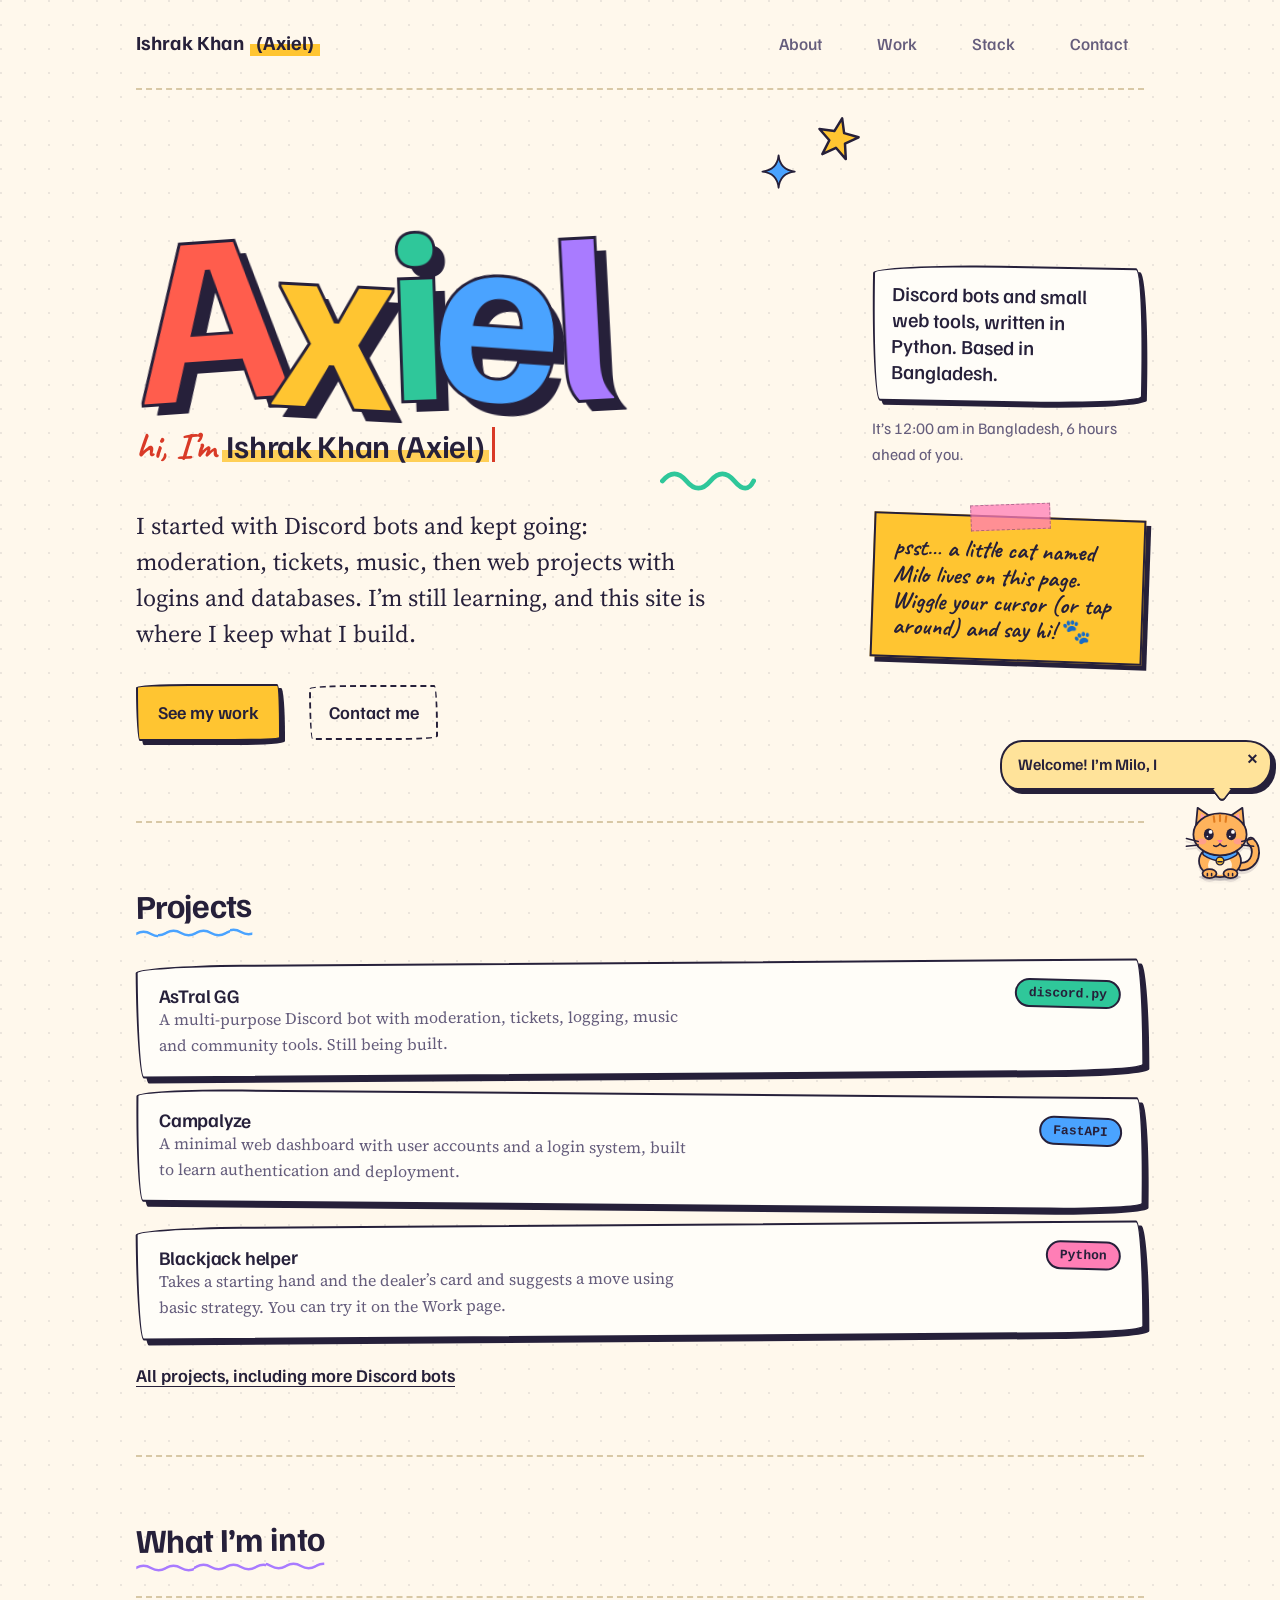
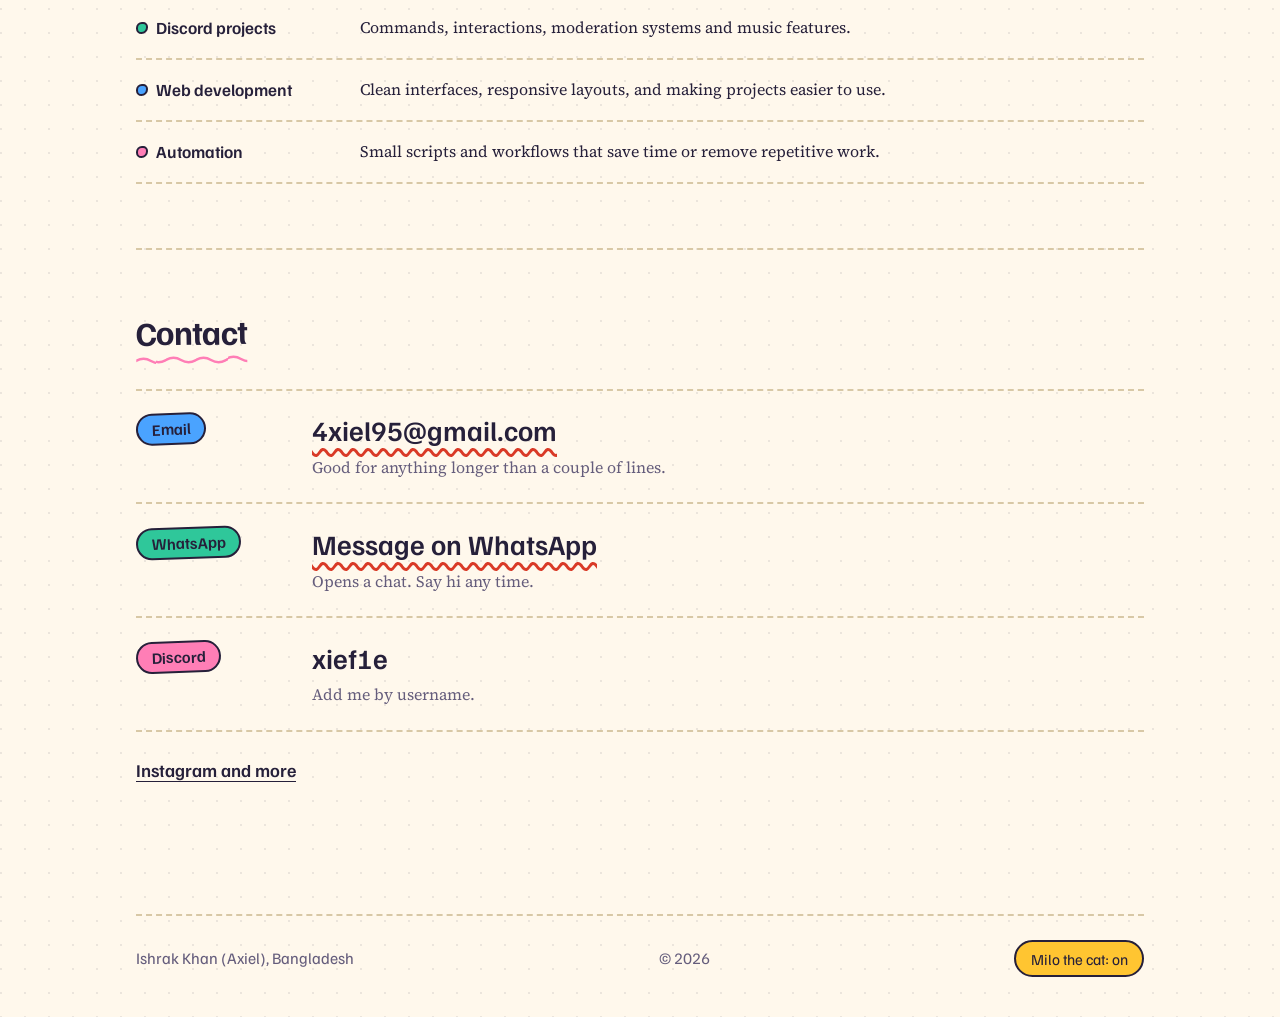
<file: index.html>
<!doctype html>
<html lang="en">
<head>
<meta charset="utf-8">
<meta name="viewport" content="width=device-width, initial-scale=1">
<title>Ishrak Khan (Axiel) | Discord bots and web tools in Python</title>
<meta name="description" content="Ishrak Khan (Axiel) builds Discord bots and small web tools in Python. Projects include AsTral GG, Campalyze and a blackjack helper. Based in Bangladesh.">
<meta name="color-scheme" content="light dark">
<meta name="theme-color" content="#fff8ec" media="(prefers-color-scheme: light)">
<meta name="theme-color" content="#1a1626" media="(prefers-color-scheme: dark)">
<meta name="referrer" content="strict-origin-when-cross-origin">
<meta property="og:type" content="website">
<meta property="og:title" content="Ishrak Khan (Axiel) | Discord bots and web tools in Python">
<meta property="og:description" content="Ishrak Khan (Axiel) builds Discord bots and small web tools in Python. Projects include AsTral GG, Campalyze and a blackjack helper. Based in Bangladesh.">
<link rel="icon" href="favicon.svg" type="image/svg+xml">
<link rel="preconnect" href="https://fonts.googleapis.com">
<link rel="preconnect" href="https://fonts.gstatic.com" crossorigin>
<link href="https://fonts.googleapis.com/css2?family=Familjen+Grotesk:wght@500;600;700&family=Source+Serif+4:ital,opsz,wght@0,8..60,400;0,8..60,600;1,8..60,400&family=Caveat:wght@600;700&display=swap" rel="stylesheet">
<link rel="stylesheet" href="style.css">
<link rel="stylesheet" href="milo.css">
</head>
<body class="p-home">
<a class="skip" href="#main">Skip to content</a>
<div class="wrap">
<header class="site-head">
  <a class="wordmark" href="index.html">Ishrak Khan <span class="alias">(Axiel)</span></a>
  <nav aria-label="Main">
    <ul>
      <li><a href="about.html">About</a></li>
      <li><a href="work.html">Work</a></li>
      <li><a href="stack.html">Stack</a></li>
      <li><a href="contact.html">Contact</a></li>
    </ul>
  </nav>
</header>
<main id="main">
<section class="hero">
  <svg class="doodle d-star" viewBox="0 0 48 48" aria-hidden="true" focusable="false"><path d="M24 4 L29 18 L44 19 L32 28 L36 43 L24 34 L12 43 L16 28 L4 19 L19 18 Z"/></svg>
  <svg class="doodle d-heart" viewBox="0 0 48 48" aria-hidden="true" focusable="false"><path d="M24 42 C6 28 4 14 14 9 C19 7 23 10 24 14 C25 10 29 7 34 9 C44 14 42 28 24 42 Z"/></svg>
  <svg class="doodle d-spark" viewBox="0 0 48 48" aria-hidden="true" focusable="false"><path d="M24 2 Q26 22 46 24 Q26 26 24 46 Q22 26 2 24 Q22 22 24 2 Z"/></svg>
  <svg class="doodle d-wave" viewBox="0 0 80 24" aria-hidden="true" focusable="false"><path d="M2 12 Q12 0 22 12 T42 12 T62 12 T78 12"/></svg>
  <div class="hero-main">
    <h1 aria-label="Axiel"><span class="l l1">A</span><span class="l l2">x</span><span class="l l3">i</span><span class="l l4">e</span><span class="l l5">l</span></h1>
    <p class="by"><span class="hand">hi, I&rsquo;m</span> <span class="typed" data-typed="Ishrak Khan (Axiel)|a Discord bot builder|a Python tinkerer|a late-night debugger|a web tinkerer">Ishrak Khan (Axiel)</span><span class="caret" aria-hidden="true"></span></p>
  </div>
  <div class="hero-side">
    <p class="role">Discord bots and small web tools, written in Python. Based in Bangladesh.</p>
    <p class="local" data-time>Bangladesh is on GMT+6.</p>
  </div>
</section>

<section class="hero-copy">
  <p class="lede">
    I started with Discord bots and kept going: moderation, tickets, music,
    then web projects with logins and databases. I&rsquo;m still learning, and
    this site is where I keep what I build.
  </p>
  <div class="actions">
    <a class="button" href="work.html">See my work</a>
    <a href="contact.html">Contact me</a>
  </div>
  <aside class="sticky" aria-label="A note about Milo the cat">
    <p class="hand">psst&hellip; a little cat named Milo lives on this page. Wiggle your cursor (or tap around) and say hi! &#128062;</p>
  </aside>
</section>

<section class="section" data-milo="These are Ishrak&rsquo;s projects. AsTral GG is the big one!" data-milo-go="work.html|See our work">
  <h2>Projects</h2>
    <ul class="entries">
      <li class="entry">
        <div>
          <h3><a href="work.html#astral">AsTral GG</a></h3>
          <p>A multi-purpose Discord bot with moderation, tickets, logging, music and community tools. Still being built.</p>
        </div>
        <span class="tag">discord.py</span>
      </li>
      <li class="entry">
        <div>
          <h3><a href="work.html#campalyze">Campalyze</a></h3>
          <p>A minimal web dashboard with user accounts and a login system, built to learn authentication and deployment.</p>
        </div>
        <span class="tag">FastAPI</span>
      </li>
      <li class="entry">
        <div>
          <h3><a href="work.html#blackjack">Blackjack helper</a></h3>
          <p>Takes a starting hand and the dealer&rsquo;s card and suggests a move using basic strategy. You can try it on the Work page.</p>
        </div>
        <span class="tag">Python</span>
      </li>
    </ul>
  <p class="more"><a href="work.html">All projects, including more Discord bots</a></p>
</section>

<section class="section" data-milo="Discord, web and automation. That&rsquo;s the fun stuff &#10024;" data-milo-go="about.html|Read the story">
  <h2>What I&rsquo;m into</h2>
    <dl class="facts">
      <div><dt>Discord projects</dt><dd>Commands, interactions, moderation systems and music features.</dd></div>
      <div><dt>Web development</dt><dd>Clean interfaces, responsive layouts, and making projects easier to use.</dd></div>
      <div><dt>Automation</dt><dd>Small scripts and workflows that save time or remove repetitive work.</dd></div>
    </dl>
</section>

<section class="section" data-milo="Want to talk? Email is the easiest way &#128140;" data-milo-go="contact.html|More ways to say hi">
  <h2>Contact</h2>
  <dl class="contact">
      <div>
        <dt>Email</dt>
        <dd><span class="value"><a href="mailto:4xiel95@gmail.com">4xiel95@gmail.com</a></span><p class="note">Good for anything longer than a couple of lines.</p></dd>
      </div>
      <div>
        <dt>WhatsApp</dt>
        <dd><span class="value"><a href="https://wa.me/8801890422194" target="_blank" rel="noopener">Message on WhatsApp</a></span><p class="note">Opens a chat. Say hi any time.</p></dd>
      </div>
      <div>
        <dt>Discord</dt>
        <dd><span class="value">xief1e</span><p class="note">Add me by username.</p></dd>
      </div>
  </dl>
  <p class="more"><a href="contact.html">Instagram and more</a></p>
</section>
</main>
<footer class="site-foot">
  <span>Ishrak Khan (Axiel), Bangladesh</span>
  <span>&copy; <span data-year>2026</span></span>
  <button class="milo-toggle" type="button" data-milo-toggle aria-pressed="true">Milo the cat: on</button>
</footer>
</div>
<script src="site.js" defer></script>
<script src="milo.js" defer></script>
</body>
</html>
</file>
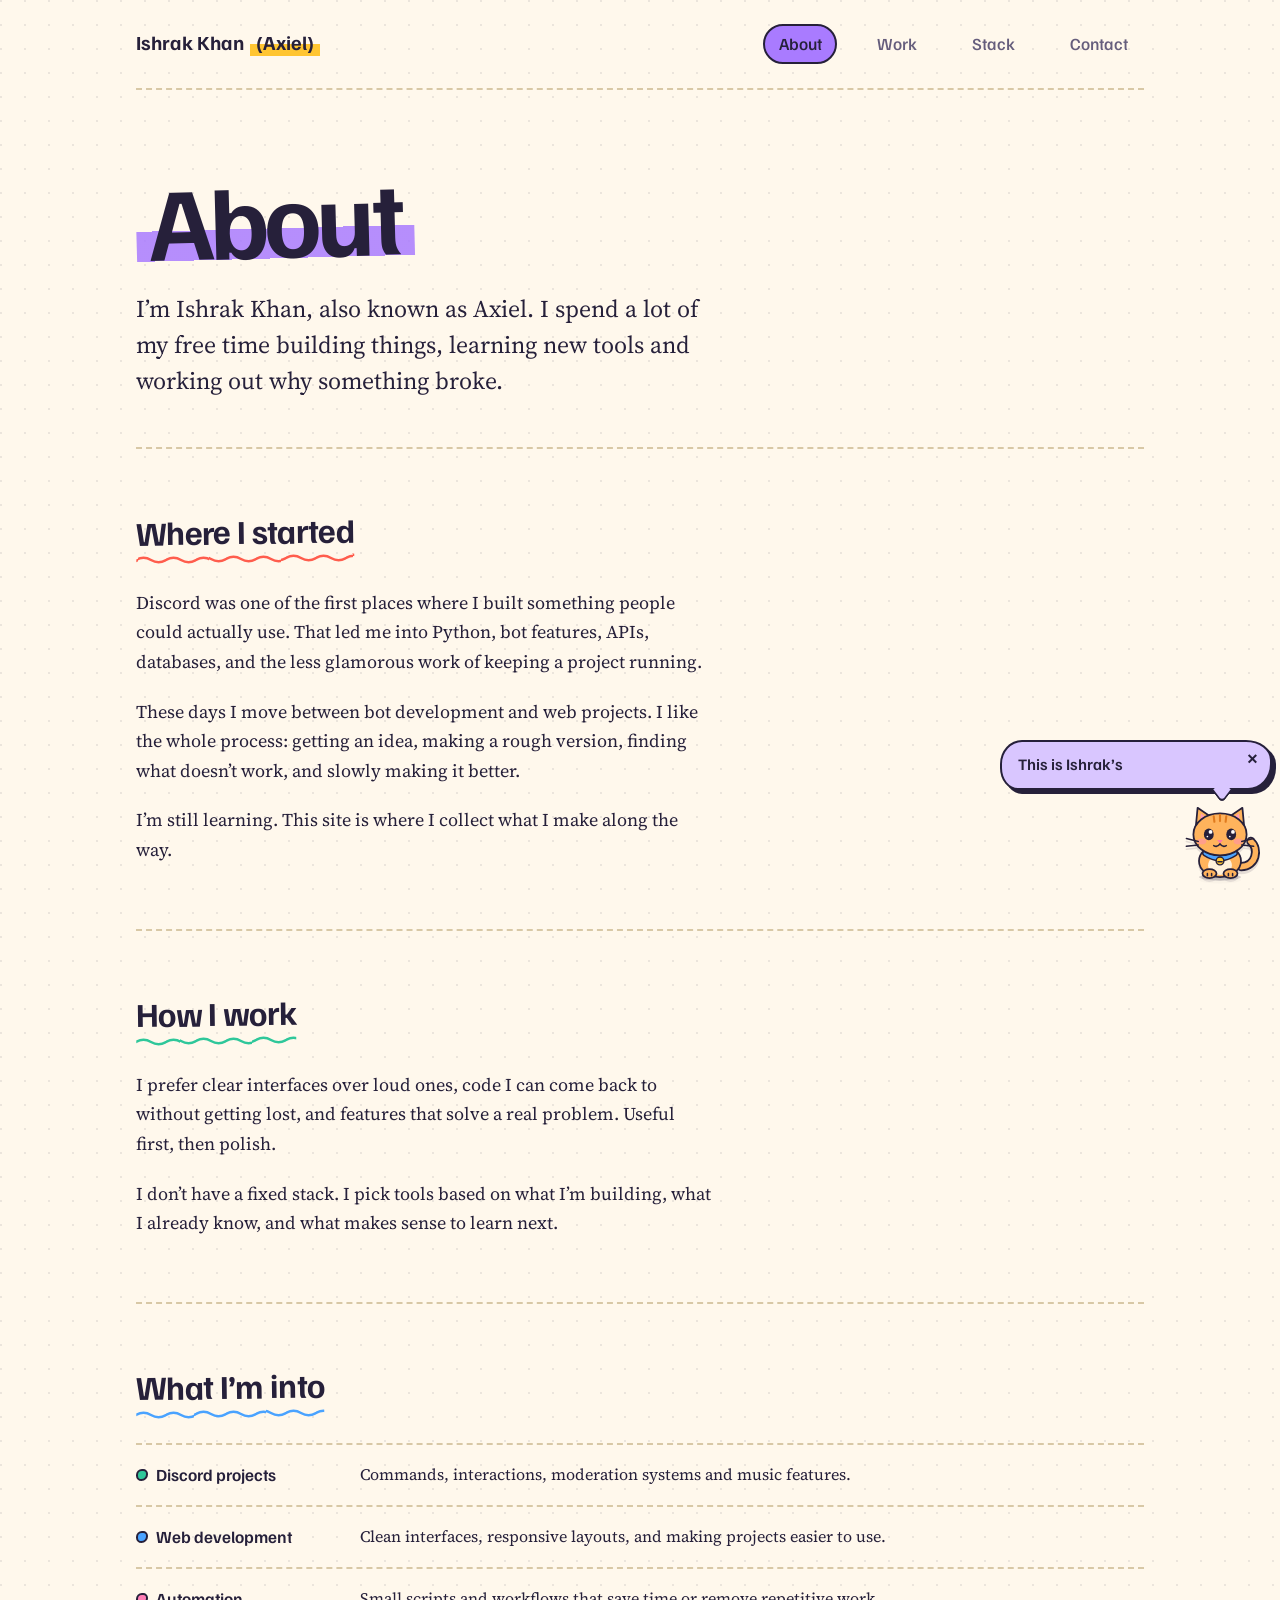
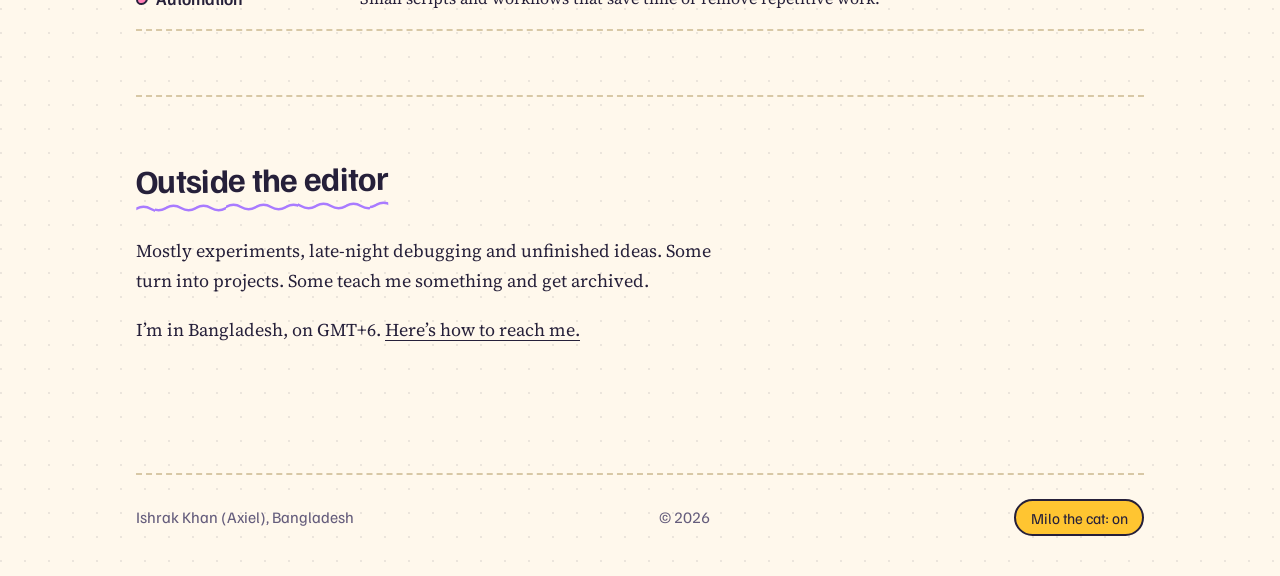
<file: about.html>
<!doctype html>
<html lang="en">
<head>
<meta charset="utf-8">
<meta name="viewport" content="width=device-width, initial-scale=1">
<title>About | Ishrak Khan (Axiel)</title>
<meta name="description" content="About Ishrak Khan (Axiel), a Discord bot and web developer from Bangladesh who builds with Python.">
<meta name="color-scheme" content="light dark">
<meta name="theme-color" content="#fff8ec" media="(prefers-color-scheme: light)">
<meta name="theme-color" content="#1a1626" media="(prefers-color-scheme: dark)">
<meta name="referrer" content="strict-origin-when-cross-origin">
<meta property="og:type" content="website">
<meta property="og:title" content="About | Ishrak Khan (Axiel)">
<meta property="og:description" content="About Ishrak Khan (Axiel), a Discord bot and web developer from Bangladesh who builds with Python.">
<link rel="icon" href="favicon.svg" type="image/svg+xml">
<link rel="preconnect" href="https://fonts.googleapis.com">
<link rel="preconnect" href="https://fonts.gstatic.com" crossorigin>
<link href="https://fonts.googleapis.com/css2?family=Familjen+Grotesk:wght@500;600;700&family=Source+Serif+4:ital,opsz,wght@0,8..60,400;0,8..60,600;1,8..60,400&family=Caveat:wght@600;700&display=swap" rel="stylesheet">
<link rel="stylesheet" href="style.css">
<link rel="stylesheet" href="milo.css">
</head>
<body class="p-about">
<a class="skip" href="#main">Skip to content</a>
<div class="wrap">
<header class="site-head">
  <a class="wordmark" href="index.html">Ishrak Khan <span class="alias">(Axiel)</span></a>
  <nav aria-label="Main">
    <ul>
      <li><a href="about.html" aria-current="page">About</a></li>
      <li><a href="work.html">Work</a></li>
      <li><a href="stack.html">Stack</a></li>
      <li><a href="contact.html">Contact</a></li>
    </ul>
  </nav>
</header>
<main id="main">
<header class="page-head">
  <h1>About</h1>
  <p class="lede">I&rsquo;m Ishrak Khan, also known as Axiel. I spend a lot of my free time building things, learning new tools and working out why something broke.</p>
</header>
<section class="section" data-milo="It all began with Discord bots &#129302;">
  <h2>Where I started</h2>
  <div class="prose">
    <p>
      Discord was one of the first places where I built something people
      could actually use. That led me into Python, bot features, APIs,
      databases, and the less glamorous work of keeping a project running.
    </p>
    <p>
      These days I move between bot development and web projects. I like the
      whole process: getting an idea, making a rough version, finding what
      doesn&rsquo;t work, and slowly making it better.
    </p>
    <p>
      I&rsquo;m still learning. This site is where I collect what I make along
      the way.
    </p>
  </div>
</section>

<section class="section" data-milo="Useful first, polish later. Very Ishrak.">
  <h2>How I work</h2>
  <div class="prose">
    <p>
      I prefer clear interfaces over loud ones, code I can come back to
      without getting lost, and features that solve a real problem. Useful
      first, then polish.
    </p>
    <p>
      I don&rsquo;t have a fixed stack. I pick tools based on what I&rsquo;m
      building, what I already know, and what makes sense to learn next.
    </p>
  </div>
</section>

<section class="section" data-milo="Discord, web and automation. Pick your favourite!" data-milo-go="stack.html|Peek at the tools">
  <h2>What I&rsquo;m into</h2>
    <dl class="facts">
      <div><dt>Discord projects</dt><dd>Commands, interactions, moderation systems and music features.</dd></div>
      <div><dt>Web development</dt><dd>Clean interfaces, responsive layouts, and making projects easier to use.</dd></div>
      <div><dt>Automation</dt><dd>Small scripts and workflows that save time or remove repetitive work.</dd></div>
    </dl>
</section>

<section class="section" data-milo="Late-night debugging? I&rsquo;m a night cat too &#127769;" data-milo-go="contact.html|Say hi">
  <h2>Outside the editor</h2>
  <div class="prose">
    <p>
      Mostly experiments, late-night debugging and unfinished ideas. Some turn
      into projects. Some teach me something and get archived.
    </p>
    <p>
      I&rsquo;m in Bangladesh, on GMT+6. <a href="contact.html">Here&rsquo;s how to reach me.</a>
    </p>
  </div>
</section>
</main>
<footer class="site-foot">
  <span>Ishrak Khan (Axiel), Bangladesh</span>
  <span>&copy; <span data-year>2026</span></span>
  <button class="milo-toggle" type="button" data-milo-toggle aria-pressed="true">Milo the cat: on</button>
</footer>
</div>
<script src="site.js" defer></script>
<script src="milo.js" defer></script>
</body>
</html>
</file>
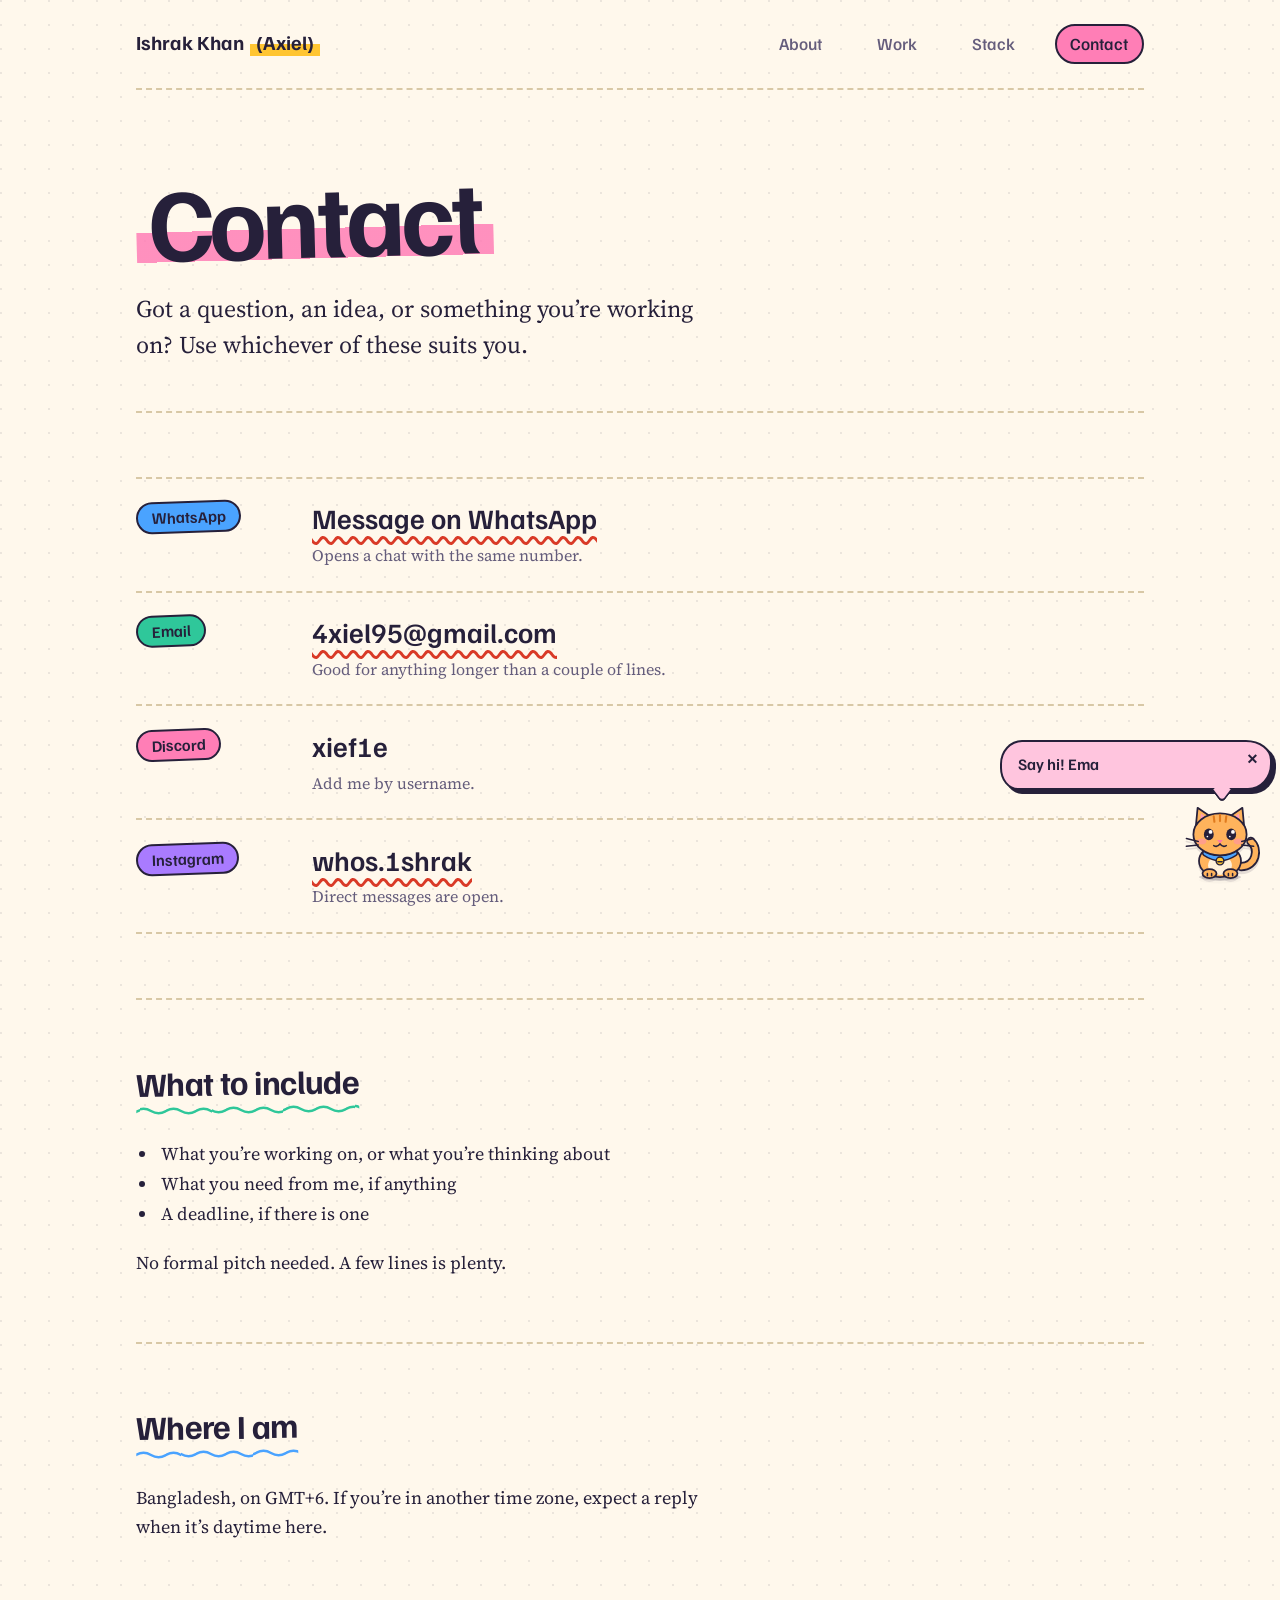
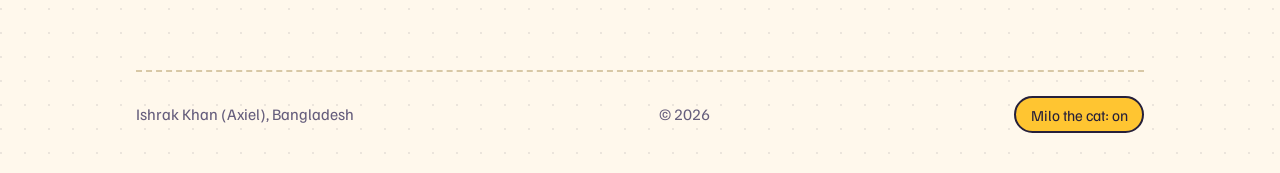
<file: contact.html>
<!doctype html>
<html lang="en">
<head>
<meta charset="utf-8">
<meta name="viewport" content="width=device-width, initial-scale=1">
<title>Contact | Ishrak Khan (Axiel)</title>
<meta name="description" content="Contact Ishrak Khan (Axiel) by WhatsApp, email, Discord or Instagram. Based in Bangladesh (GMT+6).">
<meta name="color-scheme" content="light dark">
<meta name="theme-color" content="#fff8ec" media="(prefers-color-scheme: light)">
<meta name="theme-color" content="#1a1626" media="(prefers-color-scheme: dark)">
<meta name="referrer" content="strict-origin-when-cross-origin">
<meta property="og:type" content="website">
<meta property="og:title" content="Contact | Ishrak Khan (Axiel)">
<meta property="og:description" content="Contact Ishrak Khan (Axiel) by WhatsApp, email, Discord or Instagram. Based in Bangladesh (GMT+6).">
<link rel="icon" href="favicon.svg" type="image/svg+xml">
<link rel="preconnect" href="https://fonts.googleapis.com">
<link rel="preconnect" href="https://fonts.gstatic.com" crossorigin>
<link href="https://fonts.googleapis.com/css2?family=Familjen+Grotesk:wght@500;600;700&family=Source+Serif+4:ital,opsz,wght@0,8..60,400;0,8..60,600;1,8..60,400&family=Caveat:wght@600;700&display=swap" rel="stylesheet">
<link rel="stylesheet" href="style.css">
<link rel="stylesheet" href="milo.css">
</head>
<body class="p-contact">
<a class="skip" href="#main">Skip to content</a>
<div class="wrap">
<header class="site-head">
  <a class="wordmark" href="index.html">Ishrak Khan <span class="alias">(Axiel)</span></a>
  <nav aria-label="Main">
    <ul>
      <li><a href="about.html">About</a></li>
      <li><a href="work.html">Work</a></li>
      <li><a href="stack.html">Stack</a></li>
      <li><a href="contact.html" aria-current="page">Contact</a></li>
    </ul>
  </nav>
</header>
<main id="main">
<header class="page-head">
  <h1>Contact</h1>
  <p class="lede">Got a question, an idea, or something you&rsquo;re working on? Use whichever of these suits you.</p>
</header>
<section class="section" data-milo="Pick any way you like! Email is best for longer notes &#128140;">
  <dl class="contact">
      <div>
        <dt>WhatsApp</dt>
        <dd><span class="value"><a href="https://wa.me/8801890422194" target="_blank" rel="noopener">Message on WhatsApp</a></span><p class="note">Opens a chat with the same number.</p></dd>
      </div>
      <div>
        <dt>Email</dt>
        <dd><span class="value"><a href="mailto:4xiel95@gmail.com">4xiel95@gmail.com</a></span><p class="note">Good for anything longer than a couple of lines.</p></dd>
      </div>
      <div>
        <dt>Discord</dt>
        <dd><span class="value">xief1e</span><p class="note">Add me by username.</p></dd>
      </div>
      <div>
        <dt>Instagram</dt>
        <dd><span class="value"><a href="https://www.instagram.com/whos.1shrak" target="_blank" rel="noopener">whos.1shrak</a></span><p class="note">Direct messages are open.</p></dd>
      </div>
  </dl>
</section>

<section class="section" data-milo="No formal pitch needed. A few lines is plenty!">
  <h2>What to include</h2>
  <div class="prose">
    <ul class="checklist">
      <li>What you&rsquo;re working on, or what you&rsquo;re thinking about</li>
      <li>What you need from me, if anything</li>
      <li>A deadline, if there is one</li>
    </ul>
    <p>
      No formal pitch needed. A few lines is plenty.
    </p>
  </div>
</section>

<section class="section" data-milo="Bangladesh time, GMT+6 &#9200;">
  <h2>Where I am</h2>
  <div class="prose">
    <p>
      Bangladesh, on GMT+6. If you&rsquo;re in another time zone, expect a
      reply when it&rsquo;s daytime here.
    </p>
  </div>
</section>
</main>
<footer class="site-foot">
  <span>Ishrak Khan (Axiel), Bangladesh</span>
  <span>&copy; <span data-year>2026</span></span>
  <button class="milo-toggle" type="button" data-milo-toggle aria-pressed="true">Milo the cat: on</button>
</footer>
</div>
<script src="site.js" defer></script>
<script src="milo.js" defer></script>
</body>
</html>
</file>
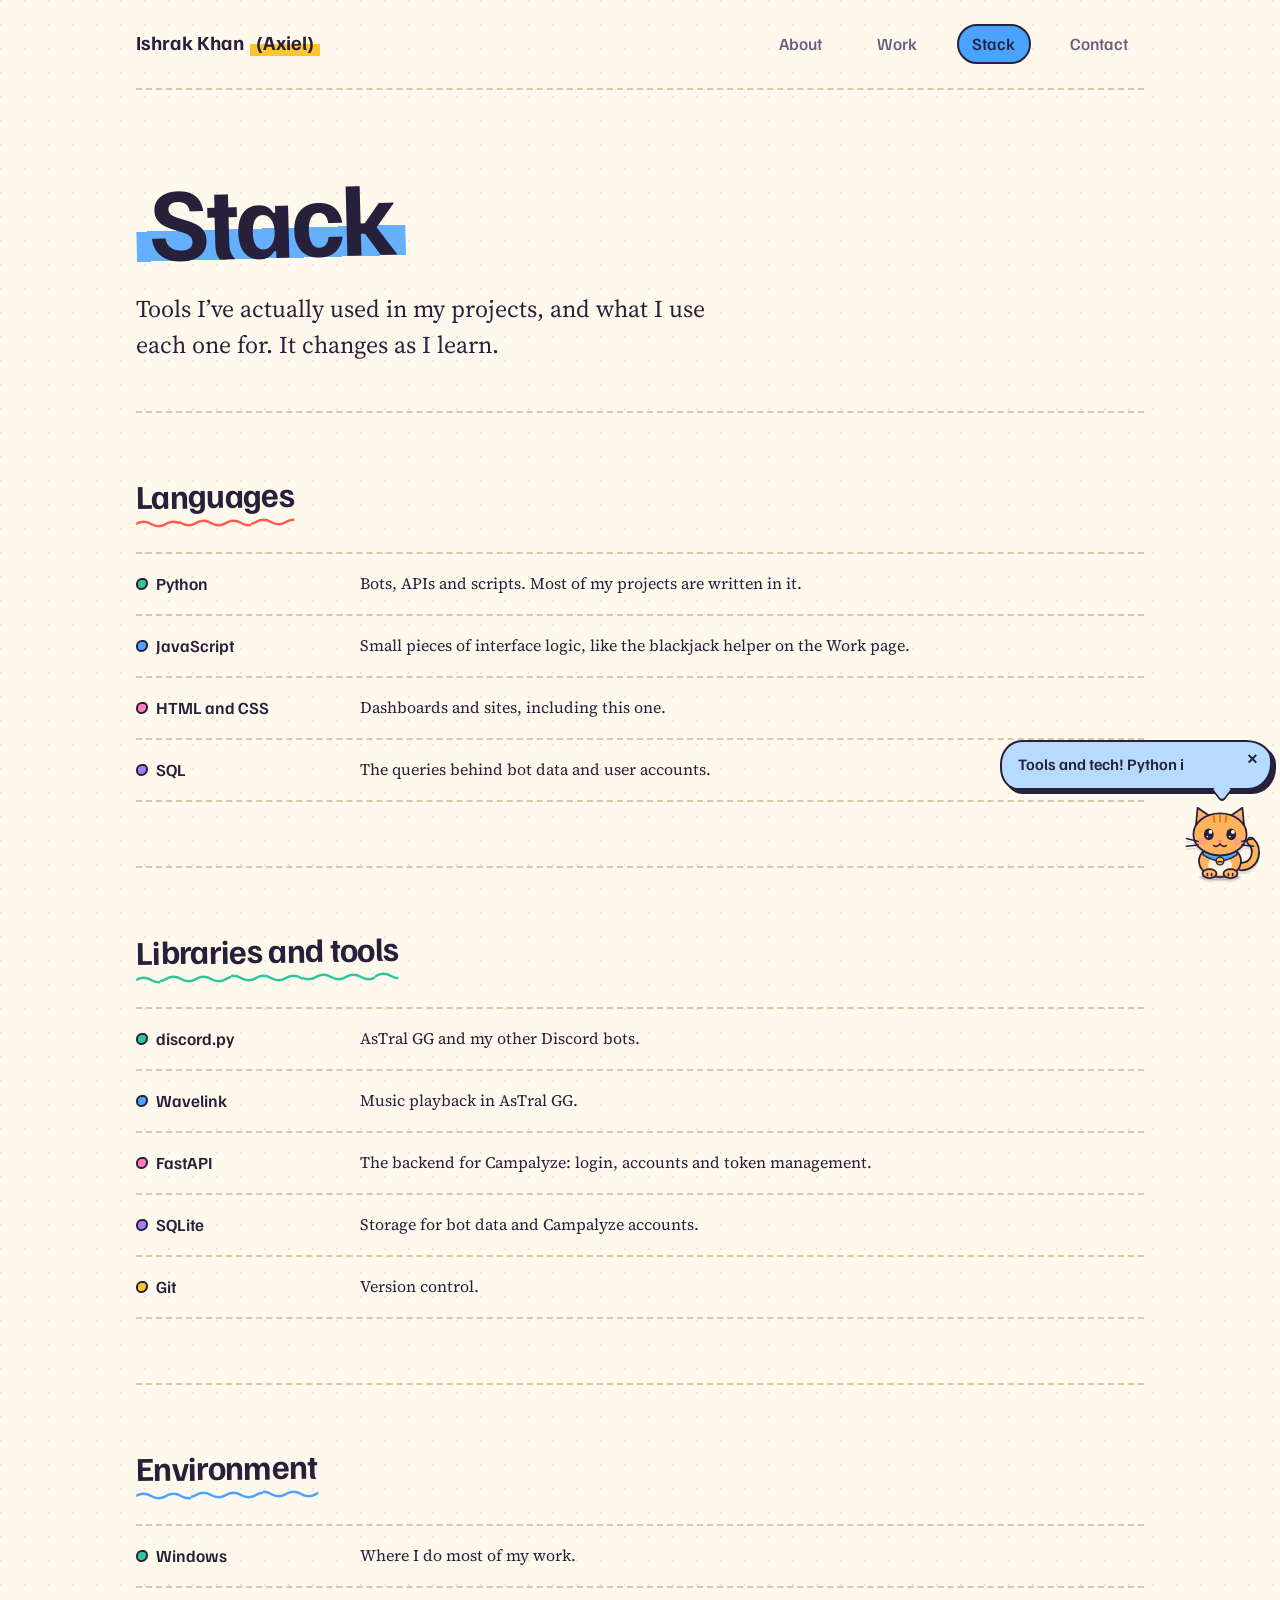
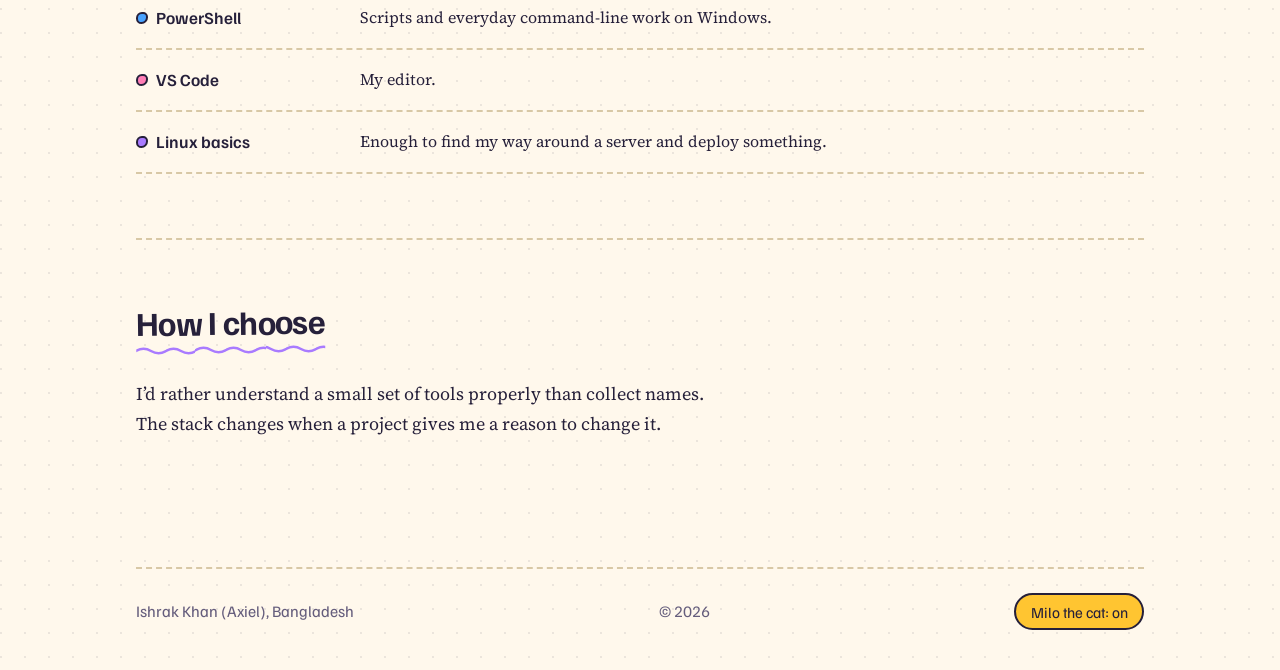
<file: stack.html>
<!doctype html>
<html lang="en">
<head>
<meta charset="utf-8">
<meta name="viewport" content="width=device-width, initial-scale=1">
<title>Stack | Ishrak Khan (Axiel)</title>
<meta name="description" content="The languages, libraries and tools Ishrak Khan (Axiel) uses, and what each one is used for.">
<meta name="color-scheme" content="light dark">
<meta name="theme-color" content="#fff8ec" media="(prefers-color-scheme: light)">
<meta name="theme-color" content="#1a1626" media="(prefers-color-scheme: dark)">
<meta name="referrer" content="strict-origin-when-cross-origin">
<meta property="og:type" content="website">
<meta property="og:title" content="Stack | Ishrak Khan (Axiel)">
<meta property="og:description" content="The languages, libraries and tools Ishrak Khan (Axiel) uses, and what each one is used for.">
<link rel="icon" href="favicon.svg" type="image/svg+xml">
<link rel="preconnect" href="https://fonts.googleapis.com">
<link rel="preconnect" href="https://fonts.gstatic.com" crossorigin>
<link href="https://fonts.googleapis.com/css2?family=Familjen+Grotesk:wght@500;600;700&family=Source+Serif+4:ital,opsz,wght@0,8..60,400;0,8..60,600;1,8..60,400&family=Caveat:wght@600;700&display=swap" rel="stylesheet">
<link rel="stylesheet" href="style.css">
<link rel="stylesheet" href="milo.css">
</head>
<body class="p-stack">
<a class="skip" href="#main">Skip to content</a>
<div class="wrap">
<header class="site-head">
  <a class="wordmark" href="index.html">Ishrak Khan <span class="alias">(Axiel)</span></a>
  <nav aria-label="Main">
    <ul>
      <li><a href="about.html">About</a></li>
      <li><a href="work.html">Work</a></li>
      <li><a href="stack.html" aria-current="page">Stack</a></li>
      <li><a href="contact.html">Contact</a></li>
    </ul>
  </nav>
</header>
<main id="main">
<header class="page-head">
  <h1>Stack</h1>
  <p class="lede">Tools I&rsquo;ve actually used in my projects, and what I use each one for. It changes as I learn.</p>
</header>
<section class="section" data-milo="Python is the main one &#128013;">
  <h2>Languages</h2>
    <dl class="facts">
      <div><dt>Python</dt><dd>Bots, APIs and scripts. Most of my projects are written in it.</dd></div>
      <div><dt>JavaScript</dt><dd>Small pieces of interface logic, like the blackjack helper on the Work page.</dd></div>
      <div><dt>HTML and CSS</dt><dd>Dashboards and sites, including this one.</dd></div>
      <div><dt>SQL</dt><dd>The queries behind bot data and user accounts.</dd></div>
    </dl>
</section>

<section class="section" data-milo="discord.py powers all the bots">
  <h2>Libraries and tools</h2>
    <dl class="facts">
      <div><dt>discord.py</dt><dd>AsTral GG and my other Discord bots.</dd></div>
      <div><dt>Wavelink</dt><dd>Music playback in AsTral GG.</dd></div>
      <div><dt>FastAPI</dt><dd>The backend for Campalyze: login, accounts and token management.</dd></div>
      <div><dt>SQLite</dt><dd>Storage for bot data and Campalyze accounts.</dd></div>
      <div><dt>Git</dt><dd>Version control.</dd></div>
    </dl>
</section>

<section class="section" data-milo="Windows and VS Code, mostly &#128187;">
  <h2>Environment</h2>
    <dl class="facts">
      <div><dt>Windows</dt><dd>Where I do most of my work.</dd></div>
      <div><dt>PowerShell</dt><dd>Scripts and everyday command-line work on Windows.</dd></div>
      <div><dt>VS Code</dt><dd>My editor.</dd></div>
      <div><dt>Linux basics</dt><dd>Enough to find my way around a server and deploy something.</dd></div>
    </dl>
</section>

<section class="section" data-milo="A few tools, understood properly &#128076;" data-milo-go="work.html|See what they built">
  <h2>How I choose</h2>
  <div class="prose">
    <p>
      I&rsquo;d rather understand a small set of tools properly than collect
      names. The stack changes when a project gives me a reason to change it.
    </p>
  </div>
</section>
</main>
<footer class="site-foot">
  <span>Ishrak Khan (Axiel), Bangladesh</span>
  <span>&copy; <span data-year>2026</span></span>
  <button class="milo-toggle" type="button" data-milo-toggle aria-pressed="true">Milo the cat: on</button>
</footer>
</div>
<script src="site.js" defer></script>
<script src="milo.js" defer></script>
</body>
</html>
</file>
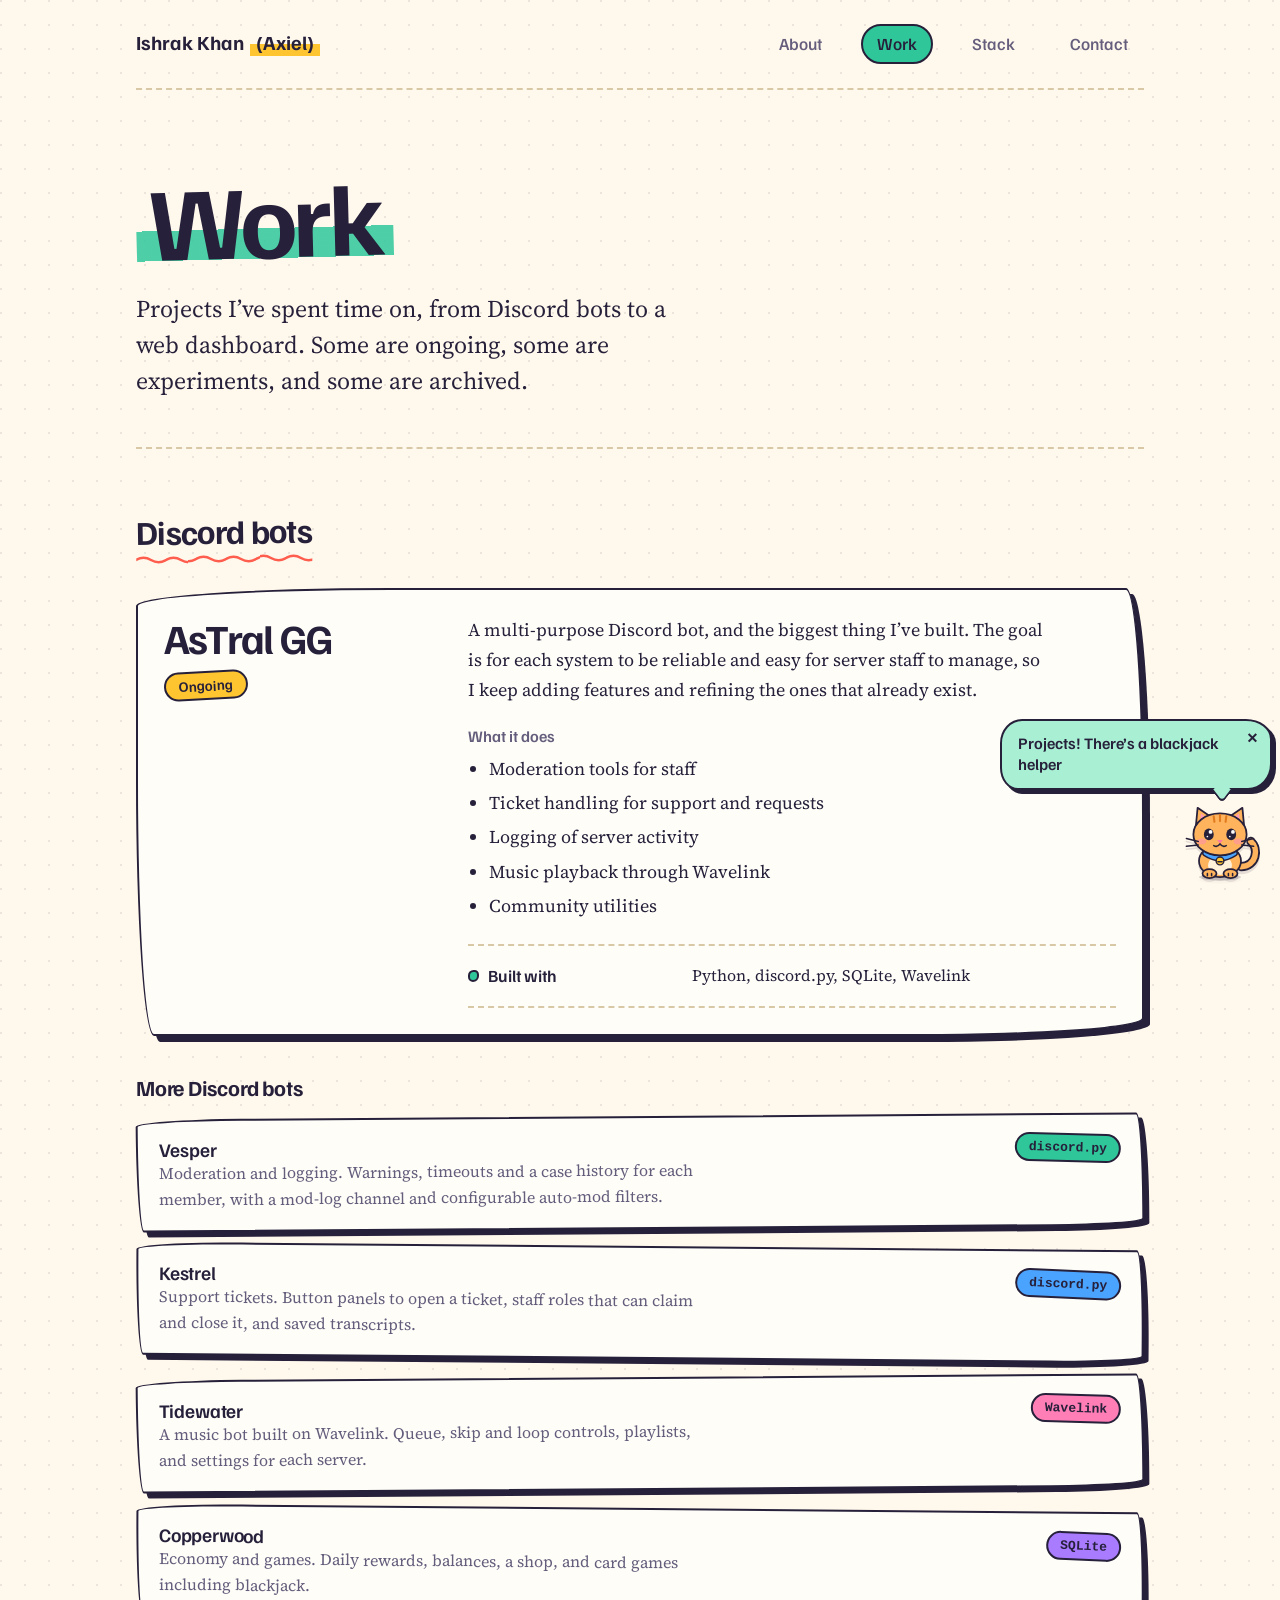
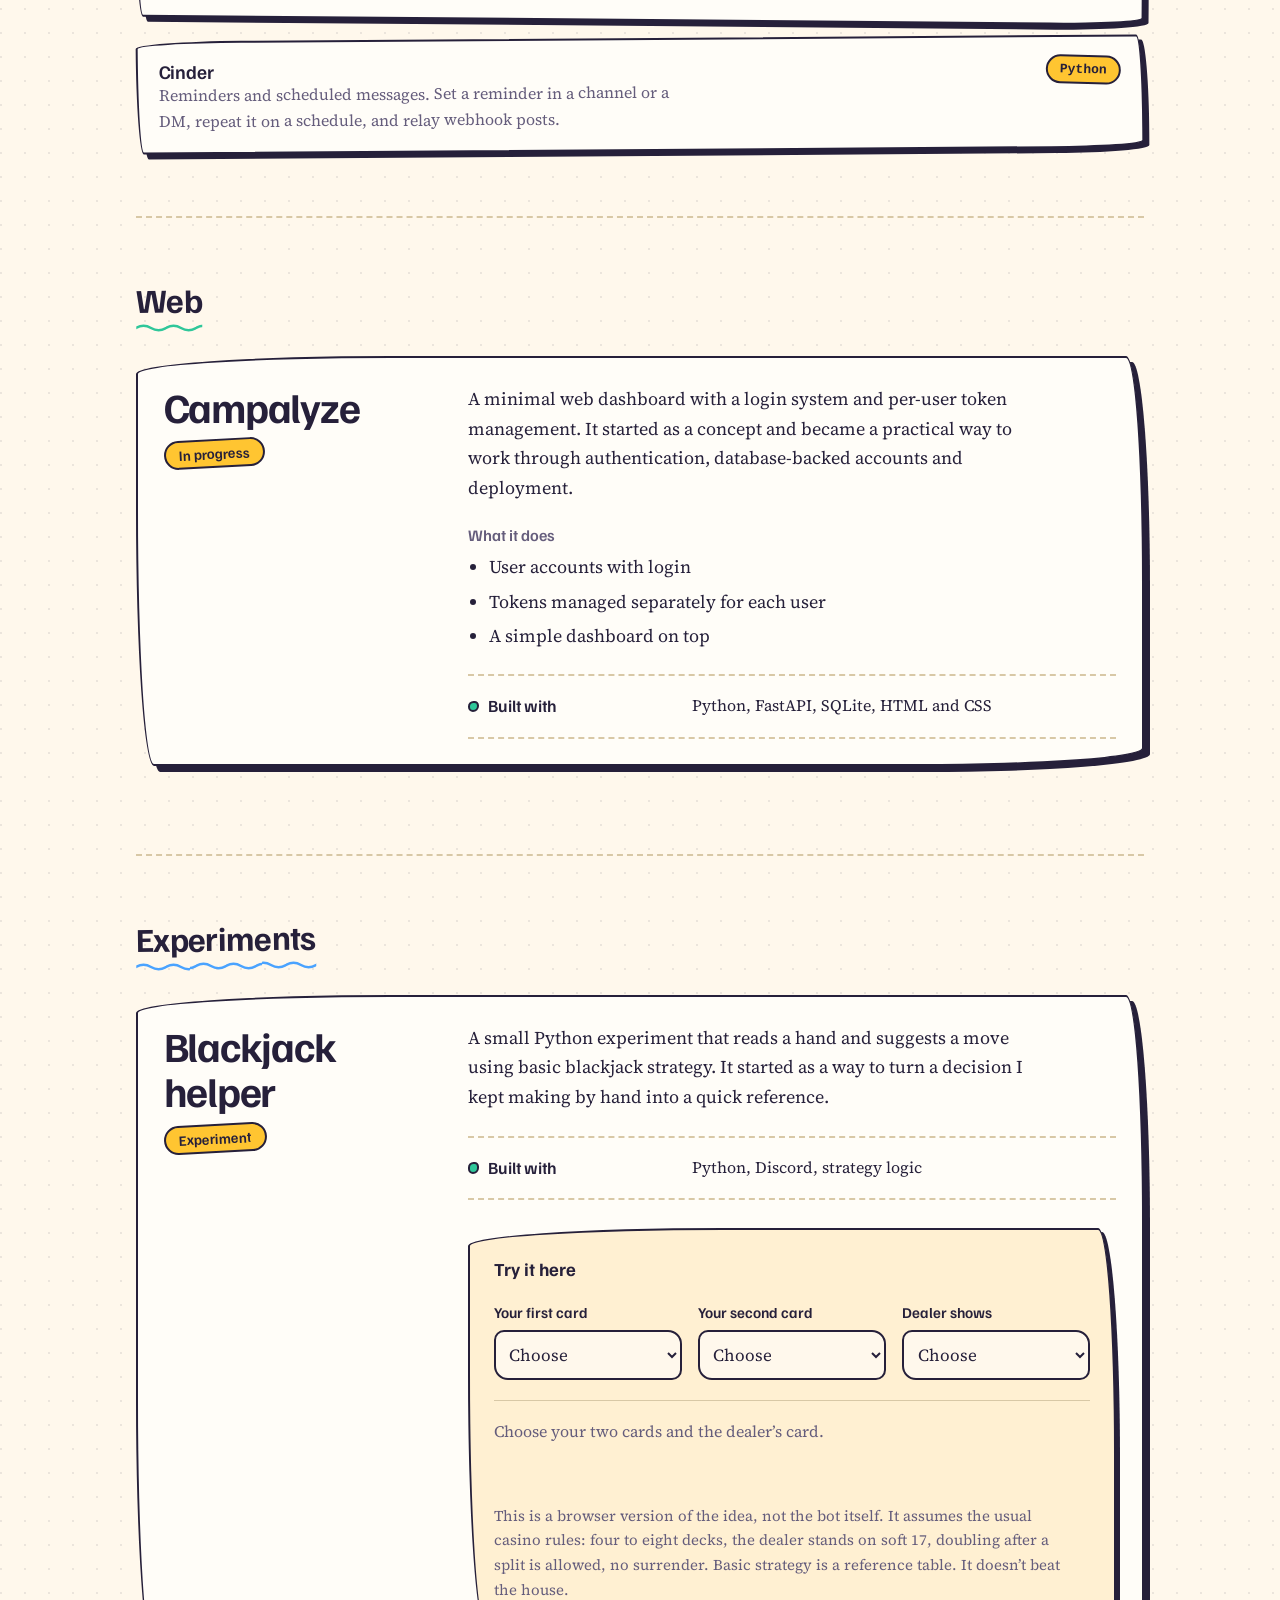
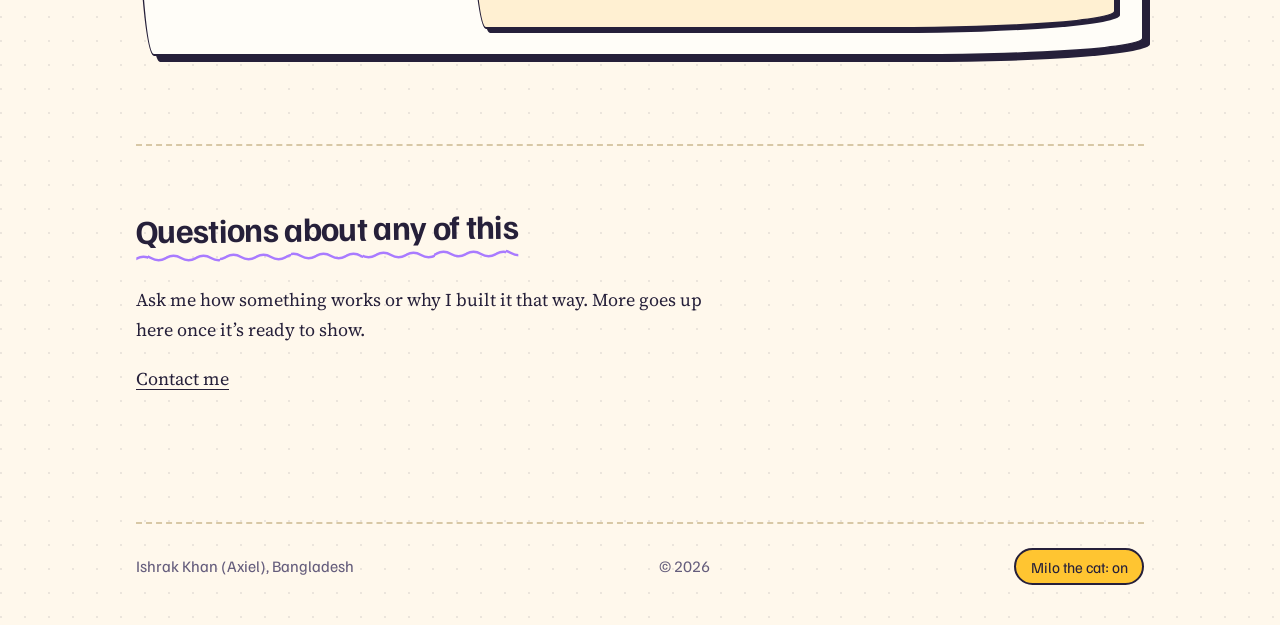
<file: work.html>
<!doctype html>
<html lang="en">
<head>
<meta charset="utf-8">
<meta name="viewport" content="width=device-width, initial-scale=1">
<title>Work | Ishrak Khan (Axiel)</title>
<meta name="description" content="Projects by Ishrak Khan (Axiel): the AsTral GG Discord bot, more Discord bots, the Campalyze web dashboard and a blackjack strategy helper.">
<meta name="color-scheme" content="light dark">
<meta name="theme-color" content="#fff8ec" media="(prefers-color-scheme: light)">
<meta name="theme-color" content="#1a1626" media="(prefers-color-scheme: dark)">
<meta name="referrer" content="strict-origin-when-cross-origin">
<meta property="og:type" content="website">
<meta property="og:title" content="Work | Ishrak Khan (Axiel)">
<meta property="og:description" content="Projects by Ishrak Khan (Axiel): the AsTral GG Discord bot, more Discord bots, the Campalyze web dashboard and a blackjack strategy helper.">
<link rel="icon" href="favicon.svg" type="image/svg+xml">
<link rel="preconnect" href="https://fonts.googleapis.com">
<link rel="preconnect" href="https://fonts.gstatic.com" crossorigin>
<link href="https://fonts.googleapis.com/css2?family=Familjen+Grotesk:wght@500;600;700&family=Source+Serif+4:ital,opsz,wght@0,8..60,400;0,8..60,600;1,8..60,400&family=Caveat:wght@600;700&display=swap" rel="stylesheet">
<link rel="stylesheet" href="style.css">
<link rel="stylesheet" href="milo.css">
</head>
<body class="p-work">
<a class="skip" href="#main">Skip to content</a>
<div class="wrap">
<header class="site-head">
  <a class="wordmark" href="index.html">Ishrak Khan <span class="alias">(Axiel)</span></a>
  <nav aria-label="Main">
    <ul>
      <li><a href="about.html">About</a></li>
      <li><a href="work.html" aria-current="page">Work</a></li>
      <li><a href="stack.html">Stack</a></li>
      <li><a href="contact.html">Contact</a></li>
    </ul>
  </nav>
</header>
<main id="main">
<header class="page-head">
  <h1>Work</h1>
  <p class="lede">Projects I&rsquo;ve spent time on, from Discord bots to a web dashboard. Some are ongoing, some are experiments, and some are archived.</p>
</header>
<section class="section" data-milo="AsTral GG is the biggest thing Ishrak has built &#127942;">
  <h2>Discord bots</h2>

  <article class="project" id="astral">
    <div>
      <h3 class="project-title">AsTral GG</h3>
      <p class="status">Ongoing</p>
    </div>
    <div class="project-body">
      <p>
        A multi-purpose Discord bot, and the biggest thing I&rsquo;ve built.
        The goal is for each system to be reliable and easy for server staff
        to manage, so I keep adding features and refining the ones that
        already exist.
      </p>
      <h4 class="sub">What it does</h4>
      <ul>
        <li>Moderation tools for staff</li>
        <li>Ticket handling for support and requests</li>
        <li>Logging of server activity</li>
        <li>Music playback through Wavelink</li>
        <li>Community utilities</li>
      </ul>
      <dl class="facts">
      <div><dt>Built with</dt><dd>Python, discord.py, SQLite, Wavelink</dd></div>
      </dl>
    </div>
  </article>

  <h3 class="subhead">More Discord bots</h3>
    <ul class="entries">
      <!-- PLACEHOLDER: invented bot name and description. Replace with a real project or delete this entry. -->
      <li class="entry">
        <div>
          <h3>Vesper</h3>
          <p>Moderation and logging. Warnings, timeouts and a case history for each member, with a mod-log channel and configurable auto-mod filters.</p>
        </div>
        <span class="tag">discord.py</span>
      </li>
      <!-- PLACEHOLDER: invented bot name and description. Replace with a real project or delete this entry. -->
      <li class="entry">
        <div>
          <h3>Kestrel</h3>
          <p>Support tickets. Button panels to open a ticket, staff roles that can claim and close it, and saved transcripts.</p>
        </div>
        <span class="tag">discord.py</span>
      </li>
      <!-- PLACEHOLDER: invented bot name and description. Replace with a real project or delete this entry. -->
      <li class="entry">
        <div>
          <h3>Tidewater</h3>
          <p>A music bot built on Wavelink. Queue, skip and loop controls, playlists, and settings for each server.</p>
        </div>
        <span class="tag">Wavelink</span>
      </li>
      <!-- PLACEHOLDER: invented bot name and description. Replace with a real project or delete this entry. -->
      <li class="entry">
        <div>
          <h3>Copperwood</h3>
          <p>Economy and games. Daily rewards, balances, a shop, and card games including blackjack.</p>
        </div>
        <span class="tag">SQLite</span>
      </li>
      <!-- PLACEHOLDER: invented bot name and description. Replace with a real project or delete this entry. -->
      <li class="entry">
        <div>
          <h3>Cinder</h3>
          <p>Reminders and scheduled messages. Set a reminder in a channel or a DM, repeat it on a schedule, and relay webhook posts.</p>
        </div>
        <span class="tag">Python</span>
      </li>
    </ul>
</section>

<section class="section" data-milo="Campalyze is all about logins and dashboards &#128274;">
  <h2>Web</h2>

  <article class="project" id="campalyze">
    <div>
      <h3 class="project-title">Campalyze</h3>
      <p class="status">In progress</p>
    </div>
    <div class="project-body">
      <p>
        A minimal web dashboard with a login system and per-user token
        management. It started as a concept and became a practical way to work
        through authentication, database-backed accounts and deployment.
      </p>
      <h4 class="sub">What it does</h4>
      <ul>
        <li>User accounts with login</li>
        <li>Tokens managed separately for each user</li>
        <li>A simple dashboard on top</li>
      </ul>
      <dl class="facts">
      <div><dt>Built with</dt><dd>Python, FastAPI, SQLite, HTML and CSS</dd></div>
      </dl>
    </div>
  </article>
</section>

<section class="section" data-milo="Try the blackjack helper! Pick some cards &#127183;">
  <h2>Experiments</h2>

  <article class="project" id="blackjack">
    <div>
      <h3 class="project-title">Blackjack helper</h3>
      <p class="status">Experiment</p>
    </div>
    <div class="project-body">
      <p>
        A small Python experiment that reads a hand and suggests a move using
        basic blackjack strategy. It started as a way to turn a decision I
        kept making by hand into a quick reference.
      </p>
      <dl class="facts">
      <div><dt>Built with</dt><dd>Python, Discord, strategy logic</dd></div>
      </dl>

      <div class="helper" role="group" aria-labelledby="bj-title">
        <p class="helper-title" id="bj-title">Try it here</p>
        <div class="helper-fields">
          <label>Your first card <select id="bj-a"></select></label>
          <label>Your second card <select id="bj-b"></select></label>
          <label>Dealer shows <select id="bj-d"></select></label>
        </div>
        <div class="helper-out" id="bj-out" aria-live="polite"></div>
        <p class="helper-note">
          This is a browser version of the idea, not the bot itself. It
          assumes the usual casino rules: four to eight decks, the dealer
          stands on soft 17, doubling after a split is allowed, no surrender.
          Basic strategy is a reference table. It doesn&rsquo;t beat the house.
        </p>
      </div>
    </div>
  </article>
</section>

<section class="section" data-milo="Got questions? Ask away!" data-milo-go="contact.html|Contact us">
  <h2>Questions about any of this</h2>
  <div class="prose">
    <p>
      Ask me how something works or why I built it that way. More goes up
      here once it&rsquo;s ready to show.
    </p>
    <p><a href="contact.html">Contact me</a></p>
  </div>
</section>
</main>
<footer class="site-foot">
  <span>Ishrak Khan (Axiel), Bangladesh</span>
  <span>&copy; <span data-year>2026</span></span>
  <button class="milo-toggle" type="button" data-milo-toggle aria-pressed="true">Milo the cat: on</button>
</footer>
</div>
<script src="site.js" defer></script>
<script src="milo.js" defer></script>
<script src="blackjack.js" defer></script>
</body>
</html>
</file>
<file: style.css>
/* Ishrak Khan (Axiel). Plain static site, no build step. */

:root {
  --paper: #fff8ec;
  --ink: #26203a;
  --muted: #655d7c;
  --rule: #d8c8a6;
  --panel: #fff0d2;
  --card: #fffdf8;
  --accent: #d93a27;
  --on-accent: #ffffff;
  --line: #26203a;
  --sh: #26203a;
  --dot: rgba(38, 32, 58, 0.09);

  --c-red: #ff5d4d;
  --c-sun: #ffc531;
  --c-mint: #2fc79a;
  --c-sky: #4aa3ff;
  --c-lilac: #a97bff;
  --c-pink: #ff7eb6;
  --page: var(--c-sun);

  --wob: 255px 18px 225px 18px / 18px 225px 18px 255px;

  --display: 'Familjen Grotesk', 'Helvetica Neue', Arial, sans-serif;
  --text: 'Source Serif 4', Charter, 'Iowan Old Style', Georgia, serif;
  --hand: 'Caveat', 'Segoe Print', 'Comic Sans MS', cursive;
  --mono: ui-monospace, 'SF Mono', Menlo, Consolas, monospace;

  --gutter: clamp(1.25rem, 4vw, 2.5rem);
  color-scheme: light dark;
}

@media (prefers-color-scheme: dark) {
  :root {
    --paper: #1a1626;
    --ink: #f4eefc;
    --muted: #b9afd2;
    --rule: #3d3556;
    --panel: #261f3a;
    --card: #231d34;
    --accent: #ff8a7a;
    --on-accent: #1a1626;
    --line: #8d7fc0;
    --sh: #0a0713;
    --dot: rgba(255, 255, 255, 0.06);
  }
}

*, *::before, *::after { box-sizing: border-box; }

html { background: var(--paper); -webkit-text-size-adjust: 100%; }

body {
  margin: 0;
  background: var(--paper);
  color: var(--ink);
  font-family: var(--text);
  font-size: 1.125rem;
  line-height: 1.65;
  -webkit-font-smoothing: antialiased;
}

h1, h2, h3, h4 {
  margin: 0;
  font-family: var(--display);
  line-height: 1.1;
  letter-spacing: -0.02em;
  text-wrap: balance;
}
p, ul, ol, dl, dd { margin: 0; }

a { color: inherit; text-decoration-thickness: 1px; text-underline-offset: 0.22em; }
a:hover { color: var(--accent); }
:focus-visible { outline: 2px solid var(--accent); outline-offset: 3px; border-radius: 2px; }
::selection { background: var(--accent); color: var(--on-accent); }

.wrap {
  max-width: 68rem;
  margin-inline: auto;
  padding-inline: var(--gutter);
}

.skip {
  position: absolute; left: var(--gutter); top: -4rem; z-index: 10;
  padding: 0.6rem 1rem;
  background: var(--ink); color: var(--paper);
  font-family: var(--display);
}
.skip:focus { top: 0.75rem; }

/* Header */
.site-head {
  display: flex; flex-wrap: wrap; align-items: baseline; justify-content: space-between;
  gap: 0.5rem 2rem;
  padding: 1.5rem 0;
  border-bottom: 1px solid var(--rule);
  font-family: var(--display);
  font-size: 1.0625rem;
}
.wordmark { font-size: 1.125rem; font-weight: 700; text-decoration: none; }
.site-head ul { display: flex; flex-wrap: wrap; gap: 0.25rem 1.5rem; margin: 0; padding: 0; list-style: none; }
.site-head nav a {
  display: inline-block; padding: 0.25rem 0;
  color: var(--muted); font-weight: 500; text-decoration: none;
  border-bottom: 2px solid transparent;
}
.site-head nav a:hover { color: var(--ink); }
.site-head nav a[aria-current="page"] { color: var(--ink); border-bottom-color: var(--accent); }

/* Home hero */
.hero {
  display: grid; gap: 2rem;
  padding: clamp(3rem, 9vw, 7rem) 0 clamp(1.5rem, 4vw, 2.5rem);
}
.hero h1 {
  font-size: clamp(5rem, 25vw, 15rem);
  font-weight: 700;
  line-height: 0.8;
  letter-spacing: -0.05em;
}
.hero-side { display: grid; gap: 0.75rem; font-family: var(--display); }
.role { max-width: 20rem; font-size: 1.25rem; font-weight: 500; line-height: 1.3; }
.local { color: var(--muted); font-size: 1rem; }
@media (min-width: 56rem) {
  .hero { grid-template-columns: 1fr 17rem; align-items: end; }
}

.lede { max-width: 36rem; font-size: clamp(1.25rem, 2.4vw, 1.5rem); line-height: 1.5; }

.actions {
  display: flex; flex-wrap: wrap; align-items: center; gap: 1rem 1.75rem;
  margin-top: 2rem;
  font-family: var(--display); font-weight: 600;
}
.button {
  display: inline-block; padding: 0.75rem 1.25rem;
  background: var(--ink); color: var(--paper);
  border-radius: 4px; text-decoration: none;
}
.button:hover { background: var(--accent); color: var(--on-accent); }

/* Inner page heading */
.page-head { padding: clamp(2.5rem, 7vw, 5rem) 0 clamp(2rem, 4vw, 3rem); }
.page-head h1 {
  font-size: clamp(3.25rem, 10vw, 6.5rem);
  font-weight: 700; line-height: 0.9; letter-spacing: -0.045em;
}
.page-head .lede { margin-top: 1.5rem; }

/* Sections */
.section { padding: clamp(2.5rem, 6vw, 4rem) 0; border-top: 1px solid var(--rule); }
.section h2 { margin-bottom: 1.5rem; font-size: clamp(1.6rem, 3.2vw, 2.1rem); font-weight: 700; }
.section h3 { font-size: 1.2rem; font-weight: 600; letter-spacing: -0.01em; }

.prose { max-width: 36rem; }
.prose p + p { margin-top: 1.1em; }
.more { margin-top: 1.5rem; font-family: var(--display); font-weight: 600; }

.group-title {
  margin: 2.25rem 0 0.6rem;
  font-family: var(--display); font-size: 1rem; font-weight: 600; letter-spacing: 0;
  color: var(--muted);
}

/* Work entries */
.entries { margin: 0; padding: 0; list-style: none; border-top: 1px solid var(--rule); }
.entry {
  display: grid; gap: 0.25rem 2rem;
  padding: 1.1rem 0; border-bottom: 1px solid var(--rule);
}
.entry p { max-width: 34rem; color: var(--muted); font-size: 1rem; }
.entry .tag { font-family: var(--mono); font-size: 0.8125rem; color: var(--muted); }
.state { margin-left: 0.5rem; font-family: var(--display); font-size: 0.8125rem; font-weight: 600; color: var(--accent); }
@media (min-width: 44rem) {
  .entry { grid-template-columns: 1fr 9rem; }
  .entry .tag { text-align: right; }
}

/* Definition lists: stack, uses */
.facts { margin: 0; border-top: 1px solid var(--rule); }
.facts > div {
  display: grid; gap: 0.25rem 2rem;
  padding: 1rem 0; border-bottom: 1px solid var(--rule);
}
.facts dt { font-family: var(--display); font-size: 1.0625rem; font-weight: 600; }
.facts dd { max-width: 36rem; font-size: 1rem; }
@media (min-width: 44rem) {
  .facts > div { grid-template-columns: 12rem 1fr; }
}

/* Services */
.split { display: grid; gap: 3rem; }
@media (min-width: 48rem) { .split { grid-template-columns: 1fr 1fr; gap: 4rem; } }
.offer { margin: 0; padding: 0; list-style: none; border-top: 1px solid var(--rule); }
.offer li { padding: 1.1rem 0; border-bottom: 1px solid var(--rule); }
.offer h3 { margin-bottom: 0.35rem; }
.offer p { color: var(--muted); font-size: 1rem; }

.steps { max-width: 40rem; margin: 0; padding: 0; list-style: none; counter-reset: step; }
.steps li {
  display: grid; grid-template-columns: 2.5rem 1fr;
  padding: 1rem 0; border-top: 1px solid var(--rule);
  counter-increment: step;
}
.steps li:last-child { border-bottom: 1px solid var(--rule); }
.steps li::before { content: counter(step); font-family: var(--display); font-weight: 700; color: var(--accent); }
.steps h3 { margin-bottom: 0.25rem; }
.steps p { grid-column: 2; font-size: 1rem; }

/* Contact */
.contact { margin: 0; border-top: 1px solid var(--rule); }
.contact > div { display: grid; gap: 0.35rem 2rem; padding: 1.4rem 0; border-bottom: 1px solid var(--rule); }
.contact dt { color: var(--muted); font-family: var(--display); font-size: 1rem; font-weight: 600; }
.contact .value {
  font-family: var(--display); font-weight: 600;
  font-size: clamp(1.25rem, 3.4vw, 1.75rem); line-height: 1.2;
  overflow-wrap: anywhere;
}
.contact .note { max-width: 32rem; margin-top: 0.25rem; color: var(--muted); font-size: 1rem; }
@media (min-width: 44rem) {
  .contact > div { grid-template-columns: 9rem 1fr; }
}

.checklist { margin: 0 0 1.1em; padding-left: 1.2em; }
.checklist li { padding-left: 0.2em; }

/* Footer */
.site-foot {
  display: flex; flex-wrap: wrap; justify-content: space-between; gap: 0.5rem 2rem;
  margin-top: clamp(2rem, 6vw, 4rem); padding: 1.5rem 0 2.5rem;
  border-top: 1px solid var(--rule);
  color: var(--muted); font-family: var(--display); font-size: 1rem;
}

/* 404 */
.notfound { padding: clamp(3rem, 10vw, 7rem) 0; }
.notfound h1 { font-size: clamp(2.75rem, 9vw, 6rem); font-weight: 700; line-height: 0.95; letter-spacing: -0.045em; }
.notfound .lede { margin-top: 1.5rem; }

/* Spacing between blocks (kept here so the CSP can forbid inline styles) */
.hero-copy { padding-bottom: clamp(3rem, 7vw, 5rem); }
.entries + .prose { margin-top: 1.5rem; }

.entry h3 a { text-decoration: none; }
.entry h3 a:hover { text-decoration: underline; }

/* Project write-ups */
.project { display: grid; gap: 1rem 3rem; padding: 2.25rem 0; border-top: 1px solid var(--rule); }
.project:first-of-type { border-top: 0; padding-top: 0; }
.project .project-title { margin: 0; font-size: clamp(1.8rem, 4vw, 2.6rem); font-weight: 700; letter-spacing: -0.03em; }
.status { margin-top: 0.35rem; color: var(--muted); font-family: var(--display); font-size: 1rem; }
.project-body > p { max-width: 36rem; }
.project-body .sub { margin: 1.5rem 0 0.5rem; color: var(--muted); font-size: 1rem; font-weight: 600; letter-spacing: 0; }
.project-body ul { max-width: 36rem; margin: 0; padding-left: 1.2em; }
.project-body li + li { margin-top: 0.25em; }
.project-body .facts { margin-top: 1.5rem; }
@media (min-width: 56rem) { .project { grid-template-columns: 16rem 1fr; } }
.section .subhead { margin: 2.5rem 0 1rem; font-size: 1.35rem; font-weight: 700; }

/* Blackjack helper */
.helper { margin-top: 1.75rem; padding: 1.5rem; border: 1px solid var(--rule); border-radius: 6px; background: var(--panel); }
.helper-title { margin-bottom: 1rem; font-family: var(--display); font-size: 1.15rem; font-weight: 700; }
.helper-fields { display: grid; gap: 1rem; grid-template-columns: repeat(auto-fit, minmax(9.5rem, 1fr)); }
.helper label { display: grid; gap: 0.35rem; font-family: var(--display); font-size: 0.9375rem; font-weight: 600; }
.helper select {
  width: 100%; padding: 0.6rem 0.6rem;
  border: 1px solid var(--muted); border-radius: 4px;
  background: var(--paper); color: var(--ink);
  font-family: var(--text); font-size: 1.0625rem;
}
.helper-out { min-height: 5.5rem; margin-top: 1.25rem; padding-top: 1.1rem; border-top: 1px solid var(--rule); }
.helper-move { font-family: var(--display); font-size: clamp(1.75rem, 5vw, 2.5rem); font-weight: 700; letter-spacing: -0.02em; line-height: 1.1; }
.helper-why { margin-top: 0.4rem; color: var(--muted); font-size: 1rem; }
.helper-empty { color: var(--muted); font-size: 1rem; }
.helper-note { max-width: 36rem; margin-top: 1rem; color: var(--muted); font-size: 0.9375rem; }
.section h2 + .project { margin-top: 0.5rem; }


/* ================================================================
   Human-made layer: hand-drawn borders, stickers, doodles, color
   ================================================================ */
html { scroll-behavior: smooth; }
body {
  background-color: var(--paper);
  background-image: radial-gradient(circle at 1px 1px, var(--dot) 1.3px, transparent 0);
  background-size: 24px 24px;
}
.hand { font-family: var(--hand); font-weight: 700; letter-spacing: 0; }

body.p-home { --page: var(--c-sun); }
body.p-about { --page: var(--c-lilac); }
body.p-work { --page: var(--c-mint); }
body.p-stack { --page: var(--c-sky); }
body.p-contact { --page: var(--c-pink); }
body.p-missing { --page: var(--c-red); }

/* Header */
.site-head { border-bottom: 2.5px dashed var(--rule); }
.wordmark {
  display: inline-flex; flex-wrap: wrap; gap: 0 0.3em; align-items: baseline;
  font-size: 1.25rem; transition: transform 0.2s;
}
.wordmark:hover { transform: rotate(-2deg) scale(1.03); color: inherit; }
.alias {
  padding: 0 0.3em;
  background: linear-gradient(transparent 55%, var(--c-sun) 55% 92%, transparent 92%);
}
.site-head nav li:nth-child(1) { --hov: var(--c-lilac); }
.site-head nav li:nth-child(2) { --hov: var(--c-mint); }
.site-head nav li:nth-child(3) { --hov: var(--c-sky); }
.site-head nav li:nth-child(4) { --hov: var(--c-pink); }
.site-head nav a {
  padding: 0.25rem 0.85rem;
  border: 2px solid transparent; border-radius: 999px;
  transition: transform 0.15s, background 0.15s;
}
.site-head nav a:hover {
  color: #26203a; background: var(--hov, var(--c-sun)); border-color: var(--line);
  transform: rotate(-3deg) translateY(-1px);
}
.site-head nav a[aria-current="page"] {
  color: #26203a; background: var(--hov, var(--c-sun)); border-color: var(--line);
}

/* Hero */
.hero { position: relative; }
.hero-main { display: grid; gap: 1.1rem; }
.hero h1 { white-space: nowrap; line-height: 0.85; }
.hero h1 .l {
  display: inline-block;
  color: var(--lc);
  -webkit-text-stroke: clamp(2px, 0.45vw, 6px) var(--line);
  paint-order: stroke fill;
  text-shadow: 0.05em 0.05em 0 var(--sh);
  transition: transform 0.2s cubic-bezier(.3,1.8,.5,1);
  animation: dropIn 0.7s cubic-bezier(.3,1.6,.5,1) both;
  cursor: default;
}
.hero h1 .l:hover { transform: translateY(-0.07em) rotate(-7deg) scale(1.05); }
.l1 { --lc: var(--c-red);   rotate: -4deg; animation-delay: 0.05s; }
.l2 { --lc: var(--c-sun);   rotate: 3deg;  animation-delay: 0.15s; translate: 0 0.03em; }
.l3 { --lc: var(--c-mint);  rotate: -2deg; animation-delay: 0.25s; }
.l4 { --lc: var(--c-sky);   rotate: 4deg;  animation-delay: 0.35s; }
.l5 { --lc: var(--c-lilac); rotate: -3deg; animation-delay: 0.45s; }
@keyframes dropIn { from { opacity: 0; transform: translateY(-45%) scale(0.6); } }

.by { min-height: 2.6rem; font-family: var(--display); font-size: clamp(1.4rem, 3.4vw, 2rem); font-weight: 600; letter-spacing: -0.01em; line-height: 1.2; }
.by .hand { font-size: 1.15em; color: var(--accent); }
.typed { background: linear-gradient(transparent 62%, color-mix(in srgb, var(--c-sun) 80%, transparent) 62% 92%, transparent 92%); padding: 0 0.15em; }
.caret { display: inline-block; width: 3px; height: 1.1em; margin-left: 3px; vertical-align: -0.15em; background: var(--accent); animation: caret 1s steps(1) infinite; }
@keyframes caret { 50% { opacity: 0; } }

.doodle { position: absolute; z-index: 0; width: 3rem; height: 3rem; pointer-events: none; fill: none; stroke: var(--line); stroke-width: 2.5; stroke-linejoin: round; stroke-linecap: round; animation: floaty 6s ease-in-out infinite; }
.d-star { top: 1.5rem; right: 28%; fill: var(--c-sun); rotate: 12deg; }
.d-heart { top: 42%; right: 4%; width: 2.4rem; height: 2.4rem; fill: var(--c-pink); rotate: -10deg; animation-delay: -2s; }
.d-spark { top: 4rem; left: 62%; width: 2.2rem; height: 2.2rem; fill: var(--c-sky); animation-delay: -4s; }
.d-wave { bottom: 0.2rem; left: 52%; width: 6rem; stroke: var(--c-mint); stroke-width: 4; animation-delay: -1s; }
.hero-main, .hero-side { position: relative; z-index: 1; }
@keyframes floaty { 0%, 100% { transform: translateY(0) rotate(0); } 50% { transform: translateY(-10px) rotate(8deg); } }
@media (max-width: 55.99rem) { .d-star { right: 6%; } .d-spark { left: 70%; } .d-heart { top: 30%; } .d-wave { display: none; } }

.role { padding: 0.9rem 1.1rem; background: var(--card); border: 2.5px solid var(--line); border-radius: var(--wob); box-shadow: 4px 4px 0 var(--sh); rotate: 1deg; }

.hero-copy { display: grid; gap: 0 3rem; align-items: start; }
@media (min-width: 52rem) {
  .hero-copy { grid-template-columns: 1fr 17rem; }
  .hero-copy .sticky { grid-column: 2; grid-row: 1 / span 2; margin-top: 0.5rem; }
}
.sticky {
  position: relative; max-width: 17rem; margin-top: 2.25rem; padding: 1.2rem 1.2rem 1rem;
  background: var(--c-sun); color: #26203a;
  border: 2.5px solid var(--line); box-shadow: 5px 5px 0 var(--sh);
  rotate: 2deg; font-size: 1.5rem; line-height: 1.1;
}
.sticky::before {
  content: ""; position: absolute; top: -14px; left: 50%; width: 5rem; height: 1.6rem;
  translate: -50% 0; rotate: -4deg;
  background: color-mix(in srgb, var(--c-pink) 75%, transparent);
  border: 1.5px dashed rgba(38, 32, 58, 0.35);
}

/* Buttons */
.button {
  background: var(--c-sun); color: #26203a;
  border: 2.5px solid var(--line); border-radius: var(--wob);
  box-shadow: 4px 4px 0 var(--sh);
  transition: transform 0.12s, box-shadow 0.12s, background 0.12s;
}
.button:hover { background: var(--c-pink); color: #26203a; transform: translate(-2px, -2px) rotate(-1.5deg); box-shadow: 6px 6px 0 var(--sh); }
.button:active { transform: translate(3px, 3px); box-shadow: 1px 1px 0 var(--sh); }
.actions a:not(.button) { padding: 0.65rem 1.1rem; border: 2.5px dashed var(--line); border-radius: var(--wob); text-decoration: none; transition: transform 0.15s, background 0.15s; }
.actions a:not(.button):hover { background: var(--c-mint); color: #26203a; transform: rotate(1.5deg); }

/* Page headings: marker highlight */
.page-head h1 {
  display: inline-block; padding: 0 0.12em; rotate: -1.5deg;
  background: linear-gradient(transparent 62%, color-mix(in srgb, var(--page) 85%, transparent) 62% 94%, transparent 94%);
}

/* Sections */
.section { border-top: 2.5px dashed var(--rule); }
.section h2 { rotate: -0.8deg; width: fit-content; }
.section h2::after { content: ""; display: block; width: 100%; min-width: 4rem; height: 10px; margin-top: 0.25rem; background-repeat: repeat-x; background-size: 30px 10px; background-image: url("data:image/svg+xml,%3Csvg xmlns='http://www.w3.org/2000/svg' viewBox='0 0 30 10'%3E%3Cpath d='M0 5 Q7.5 0.5 15 5 T30 5' fill='none' stroke='%23ff5d4d' stroke-width='2.6' stroke-linecap='round'/%3E%3C/svg%3E"); }
.section:nth-of-type(6n+1) h2::after { background-image: url("data:image/svg+xml,%3Csvg xmlns='http://www.w3.org/2000/svg' viewBox='0 0 30 10'%3E%3Cpath d='M0 5 Q7.5 0.5 15 5 T30 5' fill='none' stroke='%23ff5d4d' stroke-width='2.6' stroke-linecap='round'/%3E%3C/svg%3E"); }
.section:nth-of-type(6n+2) h2::after { background-image: url("data:image/svg+xml,%3Csvg xmlns='http://www.w3.org/2000/svg' viewBox='0 0 30 10'%3E%3Cpath d='M0 5 Q7.5 0.5 15 5 T30 5' fill='none' stroke='%232fc79a' stroke-width='2.6' stroke-linecap='round'/%3E%3C/svg%3E"); }
.section:nth-of-type(6n+3) h2::after { background-image: url("data:image/svg+xml,%3Csvg xmlns='http://www.w3.org/2000/svg' viewBox='0 0 30 10'%3E%3Cpath d='M0 5 Q7.5 0.5 15 5 T30 5' fill='none' stroke='%234aa3ff' stroke-width='2.6' stroke-linecap='round'/%3E%3C/svg%3E"); }
.section:nth-of-type(6n+4) h2::after { background-image: url("data:image/svg+xml,%3Csvg xmlns='http://www.w3.org/2000/svg' viewBox='0 0 30 10'%3E%3Cpath d='M0 5 Q7.5 0.5 15 5 T30 5' fill='none' stroke='%23a97bff' stroke-width='2.6' stroke-linecap='round'/%3E%3C/svg%3E"); }
.section:nth-of-type(6n+5) h2::after { background-image: url("data:image/svg+xml,%3Csvg xmlns='http://www.w3.org/2000/svg' viewBox='0 0 30 10'%3E%3Cpath d='M0 5 Q7.5 0.5 15 5 T30 5' fill='none' stroke='%23ff7eb6' stroke-width='2.6' stroke-linecap='round'/%3E%3C/svg%3E"); }
.section:nth-of-type(6n+0) h2::after { background-image: url("data:image/svg+xml,%3Csvg xmlns='http://www.w3.org/2000/svg' viewBox='0 0 30 10'%3E%3Cpath d='M0 5 Q7.5 0.5 15 5 T30 5' fill='none' stroke='%23ffc531' stroke-width='2.6' stroke-linecap='round'/%3E%3C/svg%3E"); }

/* Cards for entries */
.entries { display: grid; gap: 1.1rem; border-top: 0; }
.entry {
  padding: 1.1rem 1.3rem; background: var(--card);
  border: 2.5px solid var(--line); border-bottom: 2.5px solid var(--line);
  border-radius: var(--wob); box-shadow: 5px 5px 0 var(--sh);
  rotate: -0.4deg; transition: transform 0.2s, box-shadow 0.2s, rotate 0.2s;
}
.entry:nth-child(even) { rotate: 0.5deg; }
.entry:hover { rotate: 0deg; transform: translate(-2px, -3px); box-shadow: 8px 8px 0 var(--sh); }
.entry:nth-child(5n+1) { --tone: var(--c-mint); }
.entry:nth-child(5n+2) { --tone: var(--c-sky); }
.entry:nth-child(5n+3) { --tone: var(--c-pink); }
.entry:nth-child(5n+4) { --tone: var(--c-lilac); }
.entry:nth-child(5n+5) { --tone: var(--c-sun); }
.entry .tag {
  justify-self: start; align-self: start; padding: 0.1rem 0.75rem;
  background: var(--tone, var(--c-sun)); color: #26203a;
  border: 2px solid var(--line); border-radius: 999px; rotate: 2deg; font-weight: 600;
}
@media (min-width: 44rem) { .entry .tag { justify-self: end; } }

/* Lists with dashed rules */
.facts, .contact { border-top: 2px dashed var(--rule); }
.facts > div, .contact > div { border-bottom: 2px dashed var(--rule); }
.facts dt { color: var(--ink); }
.facts > div:nth-child(5n+1) dt::before { background: var(--c-mint); }
.facts > div:nth-child(5n+2) dt::before { background: var(--c-sky); }
.facts > div:nth-child(5n+3) dt::before { background: var(--c-pink); }
.facts > div:nth-child(5n+4) dt::before { background: var(--c-lilac); }
.facts > div:nth-child(5n+5) dt::before { background: var(--c-sun); }
.facts dt::before { content: ""; display: inline-block; width: 0.7em; height: 0.7em; margin-right: 0.5em; border: 2px solid var(--line); border-radius: 50% 40% 55% 45%; background: var(--c-red); }

.contact > div:nth-child(5n+1) { --tone: var(--c-sky); }
.contact > div:nth-child(5n+2) { --tone: var(--c-mint); }
.contact > div:nth-child(5n+3) { --tone: var(--c-pink); }
.contact > div:nth-child(5n+4) { --tone: var(--c-lilac); }
.contact > div:nth-child(5n+5) { --tone: var(--c-sun); }
.contact dt {
  justify-self: start; align-self: start; padding: 0.05rem 0.85rem;
  background: var(--tone); color: #26203a;
  border: 2px solid var(--line); border-radius: 999px; rotate: -2deg;
}
.contact .value a { text-decoration-color: var(--accent); text-decoration-thickness: 3px; text-decoration-style: wavy; text-underline-offset: 0.25em; }

/* Project write-ups */
.project {
  padding: 1.6rem; margin-bottom: 1.5rem;
  background: var(--card); border: 2.5px solid var(--line); border-radius: var(--wob); box-shadow: 6px 6px 0 var(--sh);
}
.project:first-of-type { border-top: 2.5px solid var(--line); padding-top: 1.6rem; }
.status {
  display: inline-block; padding: 0.05rem 0.8rem; margin-top: 0.6rem;
  background: var(--c-sun); color: #26203a;
  border: 2px solid var(--line); border-radius: 999px; rotate: -3deg; font-weight: 600; font-size: 0.9rem;
}
.project:nth-of-type(2) .status { background: var(--c-mint); }
.project:nth-of-type(3) .status { background: var(--c-pink); }
.helper { border: 2.5px solid var(--line); border-radius: var(--wob); box-shadow: 4px 4px 0 var(--sh); }
.helper select { border: 2px solid var(--line); border-radius: 10px 14px 10px 14px; }
.helper-move { color: var(--accent); }

/* Steps / misc */
.steps li::before { color: var(--c-lilac); }

/* Footer */
.site-foot { border-top: 2.5px dashed var(--rule); align-items: center; }
.milo-toggle {
  padding: 0.25rem 0.9rem; font: inherit; font-size: 0.95rem; color: #26203a; cursor: pointer;
  background: var(--c-sun); border: 2px solid var(--line); border-radius: 999px;
  transition: transform 0.15s, background 0.15s;
}
.milo-toggle:hover { transform: rotate(-3deg) scale(1.04); background: var(--c-pink); }
.milo-toggle[aria-pressed="false"] { background: var(--panel); color: var(--ink); border-style: dashed; }

/* 404 */
.notfound h1 { display: inline-block; rotate: -1.5deg; background: linear-gradient(transparent 62%, color-mix(in srgb, var(--c-red) 55%, transparent) 62% 94%, transparent 94%); }

::selection { background: var(--c-pink); color: #26203a; }

@media (prefers-reduced-motion: reduce) {
  html { scroll-behavior: auto; }
  *, *::before, *::after { animation: none !important; transition: none !important; }
}
</file>
<file: milo.css>
/* Milo the cat. Cute cursor-following guide. */

.milo {
  --s: 84px;
  position: fixed; left: 0; top: 0; z-index: 9999;
  width: var(--s); height: var(--s);
  pointer-events: none;
  will-change: transform;
}
.milo[hidden] { display: none; }

.milo-cat {
  position: absolute; inset: 0; padding: 0; margin: 0;
  background: none; border: 0; cursor: pointer; pointer-events: auto;
  -webkit-tap-highlight-color: transparent;
}
.milo-cat:focus-visible { outline: 3px dashed var(--c-pink); outline-offset: 4px; border-radius: 50%; }

.milo-svg {
  width: 100%; height: 100%; overflow: visible;
  rotate: var(--tilt, 0deg); transform-origin: 50% 90%;
  filter: drop-shadow(0 3px 0 rgba(38, 32, 58, 0.12));
  transition: scale 0.18s cubic-bezier(.3,1.8,.5,1);
}
.milo-cat:hover .milo-svg { scale: 1.08; }

/* ---------- cat drawing ---------- */
.m-shadow { fill: rgba(38, 32, 58, 0.18); }
.m-fur { fill: #ffb35c; stroke: #26203a; stroke-width: 2.5; stroke-linejoin: round; }
.m-belly { fill: #fff0da; }
.m-inner { fill: #ff9db8; }
.m-stripe { stroke: #e07b1f; stroke-width: 3; stroke-linecap: round; fill: none; }
.m-eye { fill: #26203a; }
.m-hl { fill: #fff; }
.m-nose { fill: #ff7aa2; }
.m-line { stroke: #26203a; stroke-width: 2.2; fill: none; stroke-linecap: round; stroke-linejoin: round; }
.m-blush { fill: #ff8fa8; opacity: 0.6; }
.m-collar { stroke: #26203a; stroke-width: 9; fill: none; stroke-linecap: round; }
.m-collar-in { stroke: #4aa3ff; stroke-width: 5; fill: none; stroke-linecap: round; }
.m-bell { fill: #ffc531; stroke: #26203a; stroke-width: 2; }
.m-tail-out { stroke: #26203a; stroke-width: 13; fill: none; stroke-linecap: round; }
.m-tail-in { stroke: #ffb35c; stroke-width: 8; fill: none; stroke-linecap: round; }
.m-tongue { fill: #ff7aa2; stroke: #26203a; stroke-width: 2; stroke-linejoin: round; }

.m-tail { transform-origin: 92px 96px; animation: mTail 1.7s ease-in-out infinite; }
@keyframes mTail { 0%, 100% { transform: rotate(-8deg); } 50% { transform: rotate(14deg); } }

.m-head { transform-origin: 60px 78px; animation: mHead 5s ease-in-out infinite; }
@keyframes mHead { 0%, 100% { transform: rotate(-2deg); } 50% { transform: rotate(2deg); } }

.m-eye-g { transform-box: fill-box; transform-origin: center; animation: mBlink 4.6s infinite; }
@keyframes mBlink { 0%, 91%, 100% { transform: scaleY(1); } 94% { transform: scaleY(0.08); } }

.m-happy, .m-sleep, .m-mouth-open { display: none; }
.milo-cat:hover .m-open, .milo.happy .m-open { display: none; }
.milo-cat:hover .m-happy, .milo.happy .m-happy { display: inline; }
.milo.happy .m-mouth { display: none; }
.milo.happy .m-mouth-open { display: inline; }
.milo.sleeping .m-open, .milo.sleeping .m-happy { display: none; }
.milo.sleeping .m-sleep { display: inline; }
.milo.sleeping .m-tail { animation-duration: 4s; }
.milo.sleeping .m-head { animation: none; transform: rotate(7deg); }

/* walking */
.milo.walking .m-body { animation: mBob 0.28s ease-in-out infinite; }
.milo.walking .m-head { animation: mBob2 0.28s ease-in-out infinite; }
.milo.walking .m-pl { animation: mStep 0.28s ease-in-out infinite; }
.milo.walking .m-pr { animation: mStep 0.28s ease-in-out infinite reverse; }
.milo.walking .m-tail { animation-duration: 0.5s; }
@keyframes mBob { 50% { transform: translateY(-3px); } }
@keyframes mBob2 { 50% { transform: translateY(-4px) rotate(2deg); } }
@keyframes mStep { 50% { transform: translateY(-6px); } }

/* jump and wake */
.milo.jump .milo-svg { animation: mJump 0.6s cubic-bezier(.3,1.4,.5,1); }
@keyframes mJump {
  0% { transform: translateY(0) scale(1, 1); }
  25% { transform: translateY(0) scale(1.12, 0.86); }
  55% { transform: translateY(-26px) scale(0.94, 1.1); }
  80% { transform: translateY(0) scale(1.1, 0.9); }
  100% { transform: translateY(0) scale(1, 1); }
}

/* zzz */
.milo-zzz {
  position: absolute; top: -4px; right: -6px; display: none;
  font-family: var(--hand, cursive); font-weight: 700; font-size: 1.5rem; color: var(--c-sky);
  pointer-events: none;
}
.milo.sleeping .milo-zzz { display: block; animation: mZzz 2.4s ease-in-out infinite; }
@keyframes mZzz { 0% { opacity: 0; transform: translate(0, 8px) scale(0.7); } 40% { opacity: 1; } 100% { opacity: 0; transform: translate(10px, -16px) scale(1.15); } }

/* hearts */
.milo-fx { position: absolute; inset: 0; pointer-events: none; }
.milo-heart { position: absolute; left: 50%; top: 10%; font-size: 1.3rem; animation: mHeart 1.2s ease-out forwards; }
.milo-heart:nth-child(1) { color: var(--c-pink); --dx: -26px; }
.milo-heart:nth-child(2) { color: var(--c-red); --dx: 2px; animation-delay: 0.08s; }
.milo-heart:nth-child(3) { color: var(--c-lilac); --dx: 28px; animation-delay: 0.16s; }
@keyframes mHeart { 0% { opacity: 0; transform: translate(0, 6px) scale(0.4); } 25% { opacity: 1; } 100% { opacity: 0; transform: translate(var(--dx), -56px) scale(1.2) rotate(14deg); } }

/* ---------- speech bubble ---------- */
.milo-bubble {
  --bx: 0px; --px: 50%;
  position: absolute; bottom: calc(100% + 8px); left: var(--bx);
  display: none; box-sizing: border-box;
  width: min(17rem, calc(100vw - 16px));
  padding: 0.75rem 1rem 0.85rem;
  color: #26203a; background: var(--bt, #ffe39a);
  border: 2.5px solid #26203a; border-radius: 22px 26px 24px 18px / 24px 20px 26px 22px;
  box-shadow: 4px 4px 0 #26203a;
  font-family: var(--display, sans-serif); font-size: 1rem; line-height: 1.3; font-weight: 600;
  pointer-events: auto; transform-origin: var(--px) 100%;
}
.milo-bubble.is-open { display: block; animation: mPop 0.38s cubic-bezier(.3,1.7,.5,1); }
@keyframes mPop { from { opacity: 0; transform: scale(0.5) rotate(-4deg); } }
.milo-bubble::after {
  content: ""; position: absolute; left: var(--px); bottom: -11px;
  width: 16px; height: 16px; margin-left: -8px;
  background: var(--bt, #ffe39a);
  border-right: 2.5px solid #26203a; border-bottom: 2.5px solid #26203a;
  transform: rotate(45deg) skew(8deg, 8deg); border-radius: 0 0 6px 0;
}
.milo.below .milo-bubble { bottom: auto; top: calc(100% + 8px); transform-origin: var(--px) 0; }
.milo.below .milo-bubble::after { bottom: auto; top: -11px; transform: rotate(225deg) skew(8deg, 8deg); }

.milo-bubble[data-tone="sun"] { --bt: #ffe39a; }
.milo-bubble[data-tone="mint"] { --bt: #a8efd3; }
.milo-bubble[data-tone="sky"] { --bt: #b7dbff; }
.milo-bubble[data-tone="pink"] { --bt: #ffc5de; }
.milo-bubble[data-tone="lilac"] { --bt: #d9c6ff; }
.milo-bubble[data-tone="red"] { --bt: #ffc0b8; }

.milo-body { display: block; padding-right: 0.9rem; min-height: 1.3em; }
a.milo-body { text-decoration: none; color: inherit; cursor: pointer; }
a.milo-body .milo-go {
  display: inline-block; margin-left: 0.25em; font-weight: 700;
  animation: mNudge 1.1s ease-in-out infinite;
}
a.milo-body:hover { text-decoration: underline wavy; text-decoration-thickness: 1.5px; text-underline-offset: 0.2em; }
a.milo-body:focus-visible, .milo-chip:focus-visible, .milo-x:focus-visible { outline: 3px dashed #26203a; outline-offset: 2px; }
@keyframes mNudge { 50% { transform: translateX(5px); } }

.milo-x {
  position: absolute; top: 4px; right: 6px; width: 1.5rem; height: 1.5rem; padding: 0;
  display: grid; place-items: center;
  background: transparent; color: #26203a; border: 0; border-radius: 50%;
  font: 700 1.2rem/1 var(--display, sans-serif); cursor: pointer;
}
.milo-x:hover { background: rgba(38, 32, 58, 0.15); }

.milo-chips { display: flex; flex-wrap: wrap; gap: 0.4rem; margin-top: 0.6rem; }
.milo-chips:empty { display: none; }
.milo-chip {
  --ct: #fff;
  display: inline-flex; align-items: center; gap: 0.3em;
  padding: 0.22rem 0.75rem; background: var(--ct); color: #26203a;
  border: 2px solid #26203a; border-radius: 999px;
  font: 600 0.92rem/1.3 var(--display, sans-serif); text-decoration: none; cursor: pointer;
  animation: mChip 0.35s cubic-bezier(.3,1.8,.5,1) both;
  transition: transform 0.12s, box-shadow 0.12s;
  box-shadow: 2px 2px 0 #26203a;
}
.milo-chip:nth-child(2) { animation-delay: 0.05s; }
.milo-chip:nth-child(3) { animation-delay: 0.1s; }
.milo-chip:nth-child(4) { animation-delay: 0.15s; }
.milo-chip:nth-child(5) { animation-delay: 0.2s; }
.milo-chip:nth-child(6) { animation-delay: 0.25s; }
.milo-chip:nth-child(7) { animation-delay: 0.3s; }
@keyframes mChip { from { opacity: 0; transform: scale(0.4) translateY(8px); } }
.milo-chip:hover { transform: translate(-1px, -2px) rotate(-2deg); box-shadow: 3px 4px 0 #26203a; }
.milo-chip:active { transform: translate(2px, 2px); box-shadow: 0 0 0 #26203a; }
.milo-chip[data-tone="sun"] { --ct: #ffc531; }
.milo-chip[data-tone="mint"] { --ct: #2fc79a; }
.milo-chip[data-tone="sky"] { --ct: #7bbcff; }
.milo-chip[data-tone="pink"] { --ct: #ff9fcb; }
.milo-chip[data-tone="lilac"] { --ct: #bfa2ff; }
.milo-chip[data-tone="white"] { --ct: #fffdf8; }
.milo-chip.is-here { border-style: dashed; box-shadow: none; opacity: 0.8; }
.milo-chip.is-quiet { font-weight: 500; font-size: 0.82rem; box-shadow: none; }

/* section Milo is pointing at */
.milo-spot {
  outline: 3px dashed var(--c-pink); outline-offset: 12px; border-radius: 14px;
  animation: mSpot 1.4s ease-in-out 2;
}
@keyframes mSpot { 50% { outline-color: var(--c-sky); outline-offset: 16px; } }

.sr-only { position: absolute; width: 1px; height: 1px; margin: -1px; padding: 0; overflow: hidden; clip: rect(0 0 0 0); white-space: nowrap; border: 0; }

@media (prefers-reduced-motion: reduce) {
  .milo *, .milo-spot { animation: none !important; transition: none !important; }
}
</file>
